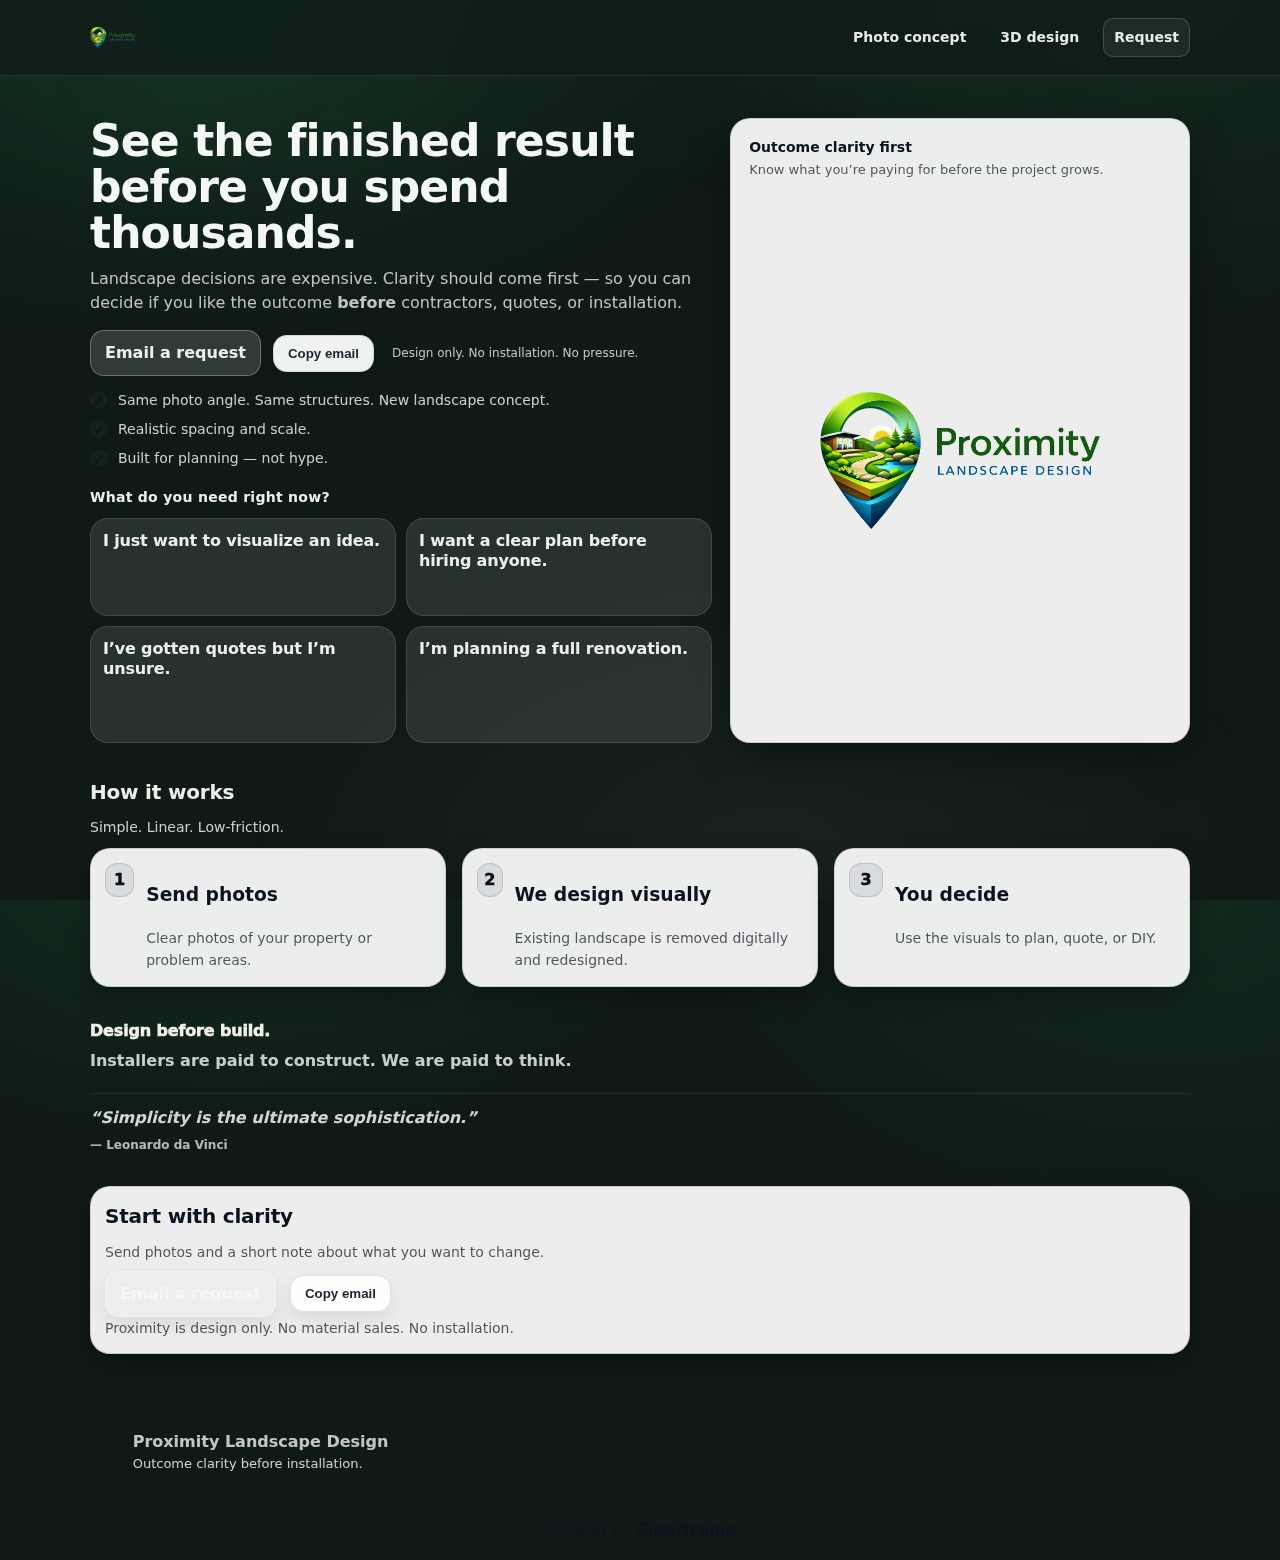
<file: betav2/index.html>
<!doctype html>
<html lang="en">
<head>
  <script defer src="https://cloud.umami.is/script.js"
        data-website-id="bf308f80-b85b-4bda-9c06-0210d4922859"></script>
  <meta charset="utf-8" />
  <meta name="viewport" content="width=device-width, initial-scale=1" />

  <!-- Primary SEO -->
  <title>Proximity Landscape Design | Remote Landscape Concept Visuals</title>
  <meta name="description" content="Proximity creates realistic landscape concept visuals from your real property photos—same angle, same structures—so you can see the outcome before contractors, quotes, or installation. Design only. No installation." />
  <link rel="canonical" href="https://clearframeworks.org/proximity/" />
  <meta name="robots" content="index,follow,max-image-preview:large" />

  <!-- Open Graph (Facebook link preview) -->
  <meta property="og:title" content="Proximity Landscape Design" />
  <meta property="og:description" content="Realistic landscape concept visuals from your real property photo—see the outcome before you spend." />
  <meta property="og:type" content="website" />
  <meta property="og:url" content="https://clearframeworks.org/proximity/" />

  <!-- Keep this path stable; change the filename (not query params) when you truly need to refresh caches -->
  <meta property="og:image" content="https://clearframeworks.org/proximity/assets/og-proximity.png" />
  <meta property="og:image:secure_url" content="https://clearframeworks.org/proximity/assets/og-proximity.png" />
  <meta property="og:image:type" content="image/png" />
  <meta property="og:image:width" content="1200" />
  <meta property="og:image:height" content="630" />

  <!-- Twitter/X -->
  <meta name="twitter:card" content="summary_large_image" />
  <meta name="twitter:title" content="Proximity Landscape Design" />
  <meta name="twitter:description" content="See the finished landscape result before you spend. Same photo angle. Same structures. New landscape concept." />
  <meta name="twitter:image" content="https://clearframeworks.org/proximity/assets/og-proximity.png" />

  <!-- Schema -->
  <script type="application/ld+json">
  {
    "@context": "https://schema.org",
    "@type": "ProfessionalService",
    "name": "Proximity Landscape Design",
    "url": "https://clearframeworks.org/proximity/",
    "description": "Remote, photo-based landscape concept visuals using the client's real property image. Same camera angle and structures; landscape elements changed only. Design only—no installation.",
    "areaServed": "US",
    "email": "michaelpaynotta@clearframeworks.org",
    "brand": { "@type": "Brand", "name": "Proximity Landscape Design" },
    "offers": {
      "@type": "Offer",
      "category": "Landscape design visualization",
      "availability": "https://schema.org/InStock"
    }
  }
  </script>

  <!-- bump this when you change assets -->
  <link rel="stylesheet" href="./styles.css?v=9" />
</head>

<body>



<header class="site-header">
  <div class="wrap header-inner">
    <a class="brand" href="/proximity/" aria-label="Proximity home">
      <img class="brand-mark"
           src="./assets/proximity-wordmark.png?v=9"
           alt="Proximity Landscape Design wordmark"
           decoding="async" />
    </a>

    <nav class="nav" aria-label="Primary">
      <a href="/proximity/photo/">Photo concept</a>
      <a href="/proximity/3d/">3D design</a>
      <a class="pill" href="/proximity/#start">Request</a>
    </nav>
  </div>
</header>

<main class="page">
  <!-- HERO -->
  <section class="hero">
    <div class="wrap hero-inner">
      <div class="hero-copy">
        <h1>See the finished result before you spend thousands.</h1>

        <p class="lead">
          Landscape decisions are expensive.
          Clarity should come first — so you can decide if you like the outcome <strong>before</strong> contractors, quotes, or installation.
        </p>

        <div class="hero-actions">
          <a class="btn primary"
             href="mailto:michaelpaynotta@clearframeworks.org?subject=Proximity%20Landscape%20Design%20Request">
            Email a request
          </a>

          <button class="btn" type="button" id="copyEmailBtn">
            Copy email
          </button>

          <span class="micro" id="copyHint" aria-live="polite">Design only. No installation. No pressure.</span>
        </div>

        <ul class="checks">
          <li>Same photo angle. Same structures. New landscape concept.</li>
          <li>Realistic spacing and scale.</li>
          <li>Built for planning — not hype.</li>
        </ul>

        <!-- SMART ROUTING -->
        <div class="intent">
          <h2 class="intent-title">What do you need right now?</h2>

          <div class="intent-grid">
            <a class="intent-card" href="/proximity/photo/">
              <div class="intent-top">I just want to visualize an idea.</div>
              <div class="intent-pop">Fast concept visual from your real photo.</div>
            </a>

            <a class="intent-card" href="/proximity/3d/">
              <div class="intent-top">I want a clear plan before hiring anyone.</div>
              <div class="intent-pop">Layout decisions first — then quotes.</div>
            </a>

            <a class="intent-card" href="/proximity/#start">
              <div class="intent-top">I’ve gotten quotes but I’m unsure.</div>
              <div class="intent-pop">Sanity-check the outcome before you commit.</div>
            </a>

            <a class="intent-card" href="/proximity/photo/#examples">
              <div class="intent-top">I’m planning a full renovation.</div>
              <div class="intent-pop">See what “finished” can look like.</div>
            </a>
          </div>
        </div>

      </div>

      <aside class="hero-card card-shell" aria-label="Outcome clarity first">
        <div class="hero-card-top">
          <div>
            <div class="hero-card-title">Outcome clarity first</div>
            <div class="hero-card-sub">Know what you’re paying for before the project grows.</div>
          </div>
        </div>

        <!-- Hero card logo (match Clearframe sizing/placement) -->
        <div class="hero-logo-center" aria-hidden="true">
          <img src="./assets/proximity-wordmark.png?v=9" alt="" decoding="async" />
        </div>
      </aside>
    </div>
  </section>

  <!-- HOW -->
  <section class="section" id="how">
    <div class="wrap">
      <div class="section-head">
        <h2>How it works</h2>
        <p class="muted">Simple. Linear. Low-friction.</p>
      </div>

      <div class="steps">
        <div class="card step">
          <div class="step-num">1</div>
          <div>
            <h3>Send photos</h3>
            <p>Clear photos of your property or problem areas.</p>
          </div>
        </div>

        <div class="card step">
          <div class="step-num">2</div>
          <div>
            <h3>We design visually</h3>
            <p>Existing landscape is removed digitally and redesigned.</p>
          </div>
        </div>

        <div class="card step">
          <div class="step-num">3</div>
          <div>
            <h3>You decide</h3>
            <p>Use the visuals to plan, quote, or DIY.</p>
          </div>
        </div>
      </div>
    </div>
  </section>
  <!-- AUTHORITY -->
  <section class="section section--thin">
    <div class="wrap authority">
      <div class="authority-line">Design before build.</div>
      <div class="authority-sub">Installers are paid to construct. We are paid to think.</div>
    </div>
  </section>

  <!-- QUOTE -->
  <section class="section section--thin">
    <div class="wrap quote">
      <div class="quote-text">“Simplicity is the ultimate sophistication.”</div>
      <div class="quote-attrib">— Leonardo da Vinci</div>
    </div>
  </section>


  <!-- CTA -->
  <section class="section" id="start">
    <div class="wrap">
      <div class="card start">
        <h2>Start with clarity</h2>
        <p class="muted">Send photos and a short note about what you want to change.</p>

        <div class="start-actions">
          <a class="btn primary"
             href="mailto:michaelpaynotta@clearframeworks.org?subject=Proximity%20Landscape%20Design%20Request">
            Email a request
          </a>
          <button class="btn" type="button" id="copyEmailBtn2">Copy email</button>
        </div>

        <p class="small">Proximity is design only. No material sales. No installation.</p>
      </div>
    </div>
  </section>
</main>

<footer class="footer">
  <div class="wrap footer-inner">
    <div class="footer-left">
      <img src="./assets/proximity-icon.png?v=9" class="footer-icon" alt="" decoding="async" />
      <div>
        <div class="footer-title">Proximity Landscape Design</div>
        <div class="footer-sub">Outcome clarity before installation.</div>
      </div>
    </div>
  </div>
</footer>

<script>
  (function () {
    const email = "michaelpaynotta@clearframeworks.org";

    async function copyEmail() {
      try { await navigator.clipboard.writeText(email); return true; }
      catch (e) { return false; }
    }

    const b1 = document.getElementById("copyEmailBtn");
    const b2 = document.getElementById("copyEmailBtn2");
    const hint = document.getElementById("copyHint");

    if (b1) b1.addEventListener("click", async () => {
      const ok = await copyEmail();
      if (ok && hint) {
        hint.textContent = "Copied to clipboard.";
        setTimeout(() => hint.textContent = "Design only. No installation. No pressure.", 1400);
      } else {
        window.location.href = "mailto:" + email + "?subject=Proximity%20Landscape%20Design%20Request";
      }
    });

    if (b2) b2.addEventListener("click", async () => {
      const ok = await copyEmail();
      if (ok) {
        b2.textContent = "Copied";
        setTimeout(() => b2.textContent = "Copy email", 1200);
      } else {
        window.location.href = "mailto:" + email + "?subject=Proximity%20Landscape%20Design%20Request";
      }
    });
  })();
</script>

<footer style="border-top:1px solid rgba(0,0,0,0.10);padding:18px 16px;text-align:center;color:rgba(11,19,32,0.70);font-family:system-ui,-apple-system,Segoe UI,Roboto,Helvetica,Arial;">
  Created by <a href="/" style="color:#0b1320;text-decoration:none;font-weight:800;">Clearframe</a>
</footer>

</body>
</html>
</file>
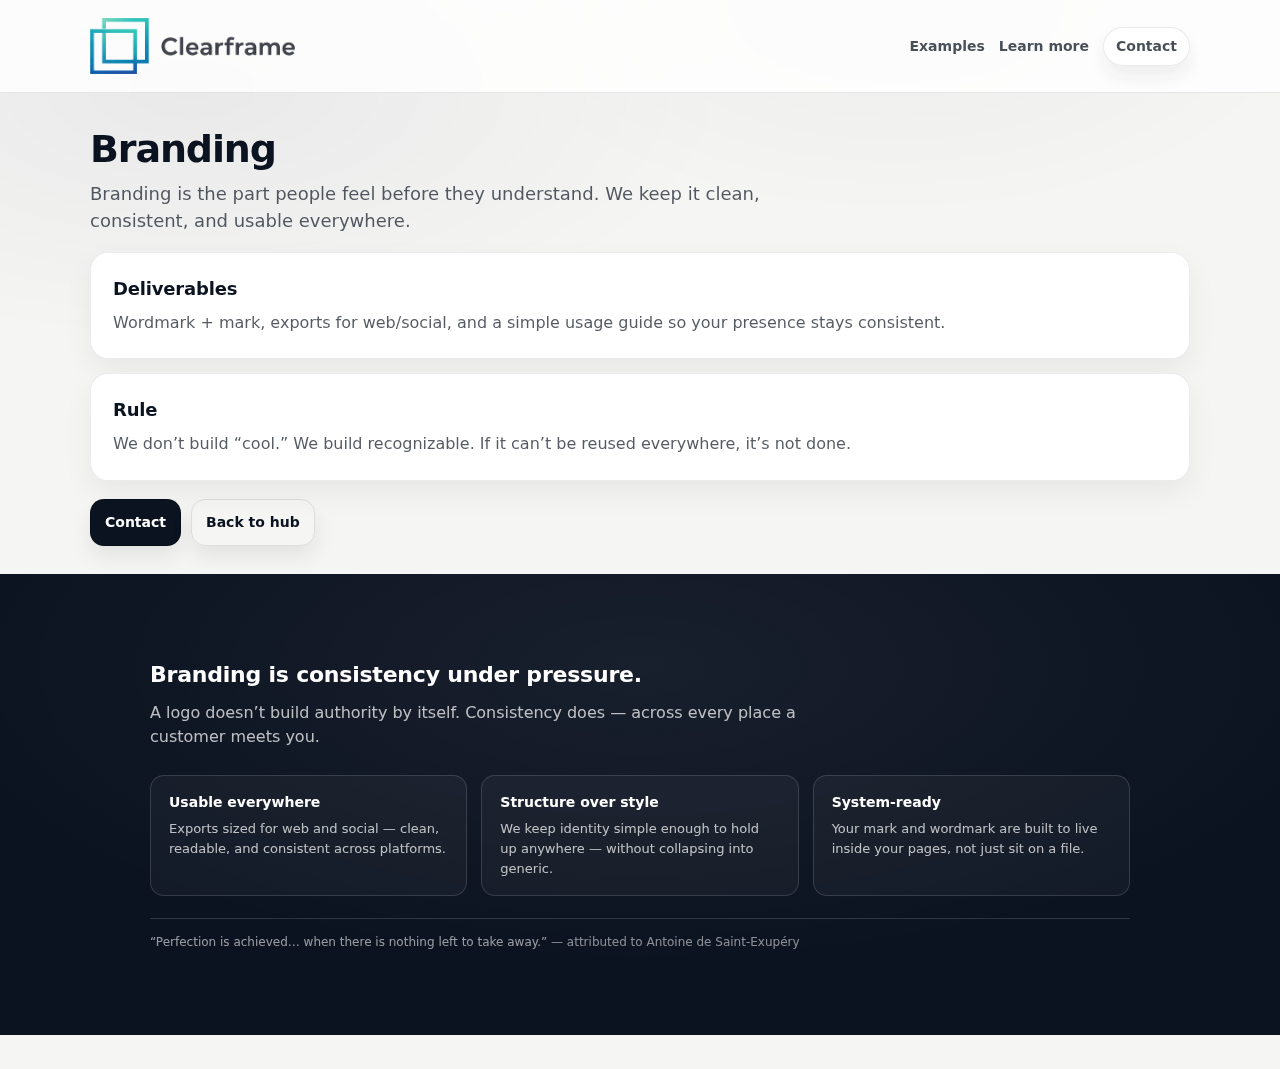
<file: branding/index.html>
<!doctype html>
<html lang="en">
<head>
  <meta charset="utf-8" />
  <meta name="viewport" content="width=device-width, initial-scale=1" />

  <title>Branding | Clearframe</title>
  <meta name="description" content="Branding assets that create a consistent presence: wordmarks, marks, and clean usage." />
  <link rel="canonical" href="https://clearframeworks.org/branding/" />

  <meta property="og:type" content="website" />
  <meta property="og:site_name" content="Clearframe" />
  <meta property="og:title" content="Branding | Clearframe" />
  <meta property="og:description" content="Branding assets that create a consistent presence: wordmarks, marks, and clean usage." />
  <meta property="og:url" content="https://clearframeworks.org/branding/" />
  <meta property="og:image" content="https://clearframeworks.org/assets/img/og-clearframe.png" />

  <meta name="twitter:card" content="summary_large_image" />
  <meta name="twitter:title" content="Branding | Clearframe" />
  <meta name="twitter:description" content="Branding assets that create a consistent presence: wordmarks, marks, and clean usage." />
  <meta name="twitter:image" content="https://clearframeworks.org/assets/img/og-clearframe.png" />

  <script defer src="https://cloud.umami.is/script.js" data-website-id="bf308f80-b85b-4bda-9c06-0210d4922859"></script>

  <link rel="stylesheet" href="/css/styles.css?v=23" />
</head>
<body>
<header class="site-header">
  <div class="wrap header-inner">
    <a class="brand" href="/" aria-label="Clearframe home">
      <img class="brand-mark" src="/assets/img/clearframe-logo.svg" alt="Clearframe" />
    </a>

    <nav class="nav">
      <a href="/examples/">Examples</a>
      <a href="/learn/">Learn more</a>
      <a class="nav-cta" href="#contact">Contact</a>
    </nav>
  </div>
</header>
<main class="page">
  <section class="section">
    <div class="wrap">
      <h1 class="page-title">Branding</h1>
      <p class="lead muted">Branding is the part people feel before they understand. We keep it clean, consistent, and usable everywhere.</p>

      <div class="content-stack">
        <div class="info-card">
  <h2>Deliverables</h2>
  <p>Wordmark + mark, exports for web/social, and a simple usage guide so your presence stays consistent.</p>
</div>
<div class="info-card">
  <h2>Rule</h2>
  <p>We don’t build “cool.” We build recognizable. If it can’t be reused everywhere, it’s not done.</p>
</div>
      </div>

      <div class="page-actions">
        <a class="btn primary" href="/#contact">Contact</a>
        <a class="btn ghost" href="/">Back to hub</a>
      </div>
    </div>
  </section>

  <section class="cf-offer-band" aria-label="What makes Branding different">
    <div class="wrap">
      <h2 class="cf-offer-title">Branding is consistency under pressure.</h2>
      <p class="cf-offer-sub">A logo doesn’t build authority by itself. Consistency does — across every place a customer meets you.</p>

      <div class="cf-offer-cards">
        <div class="cf-offer-card">
          <h3>Usable everywhere</h3>
          <p>Exports sized for web and social — clean, readable, and consistent across platforms.</p>
        </div>
        <div class="cf-offer-card">
          <h3>Structure over style</h3>
          <p>We keep identity simple enough to hold up anywhere — without collapsing into generic.</p>
        </div>
        <div class="cf-offer-card">
          <h3>System-ready</h3>
          <p>Your mark and wordmark are built to live inside your pages, not just sit on a file.</p>
        </div>
      </div>

      <div class="cf-offer-quote">“Perfection is achieved… when there is nothing left to take away.” <span>— attributed to Antoine de Saint‑Exupéry</span></div>
    </div>
  </section>
</main>
</body>
</html>
</file>
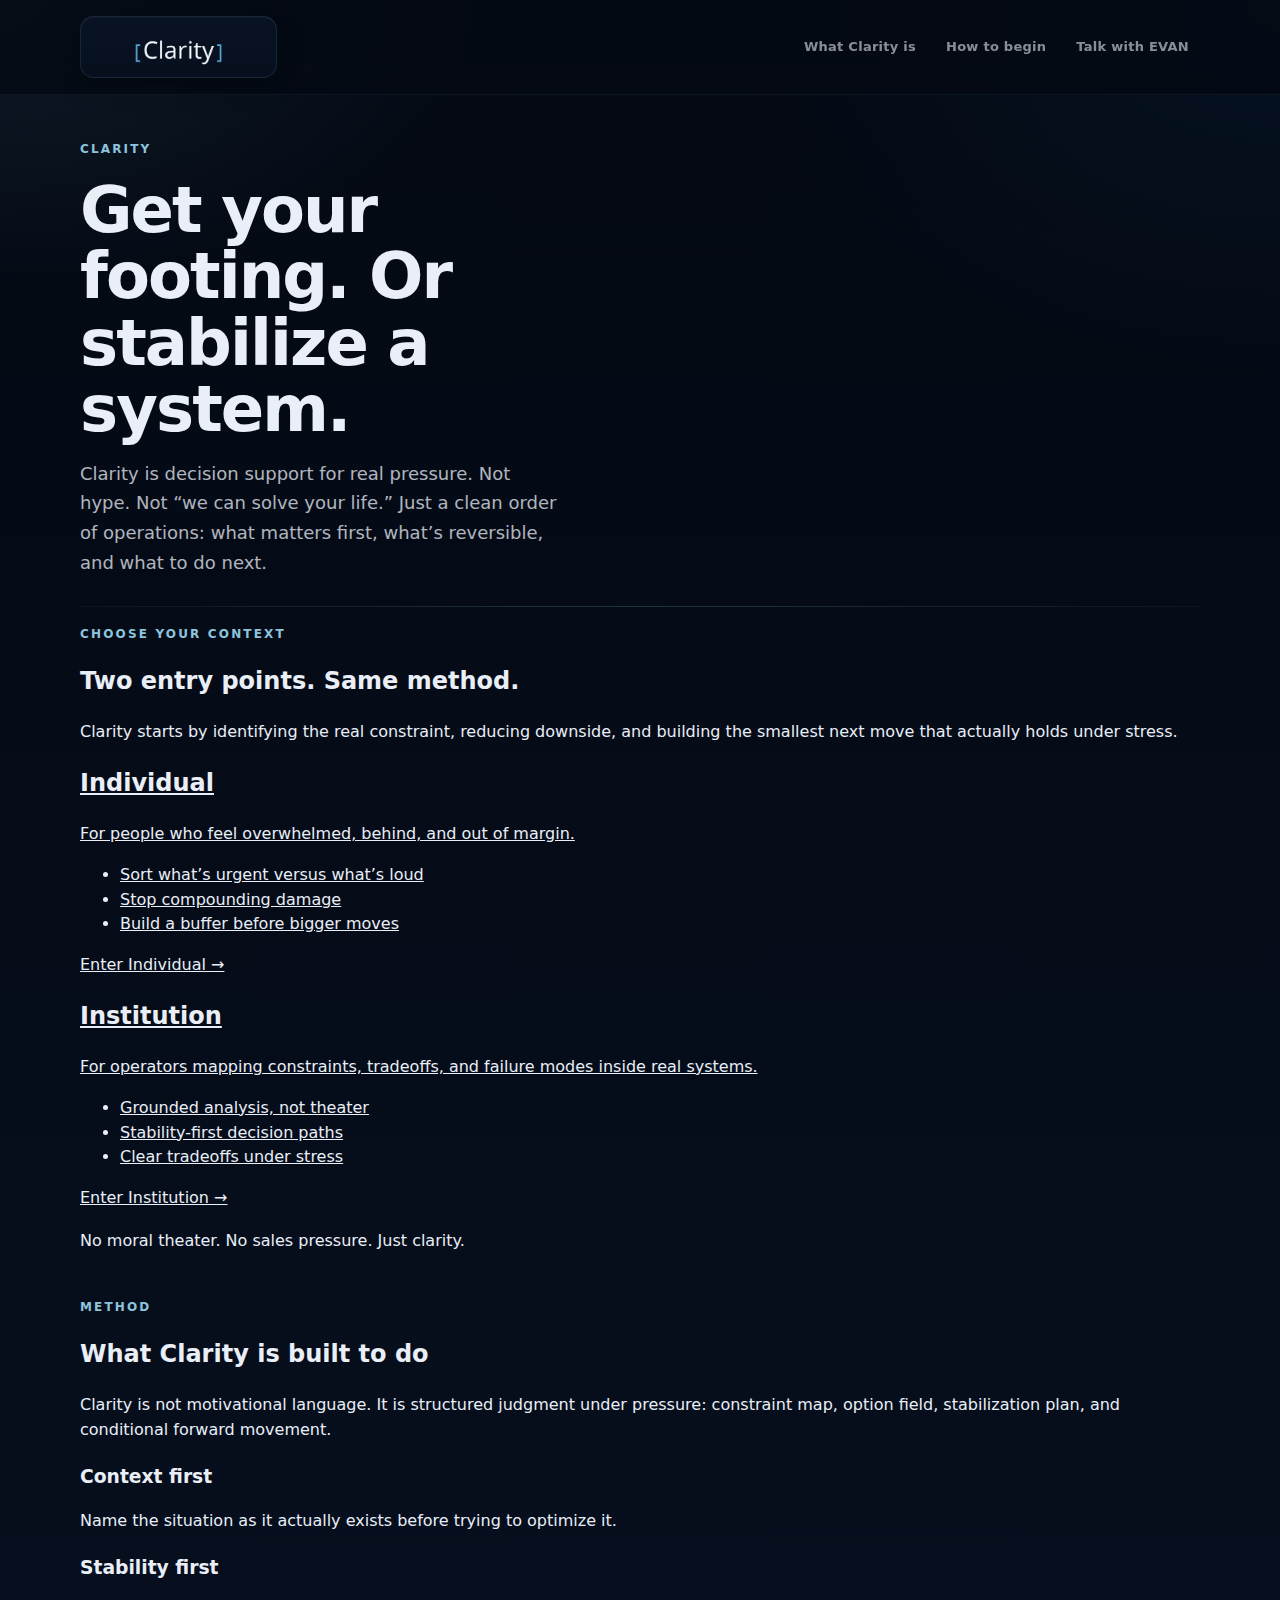
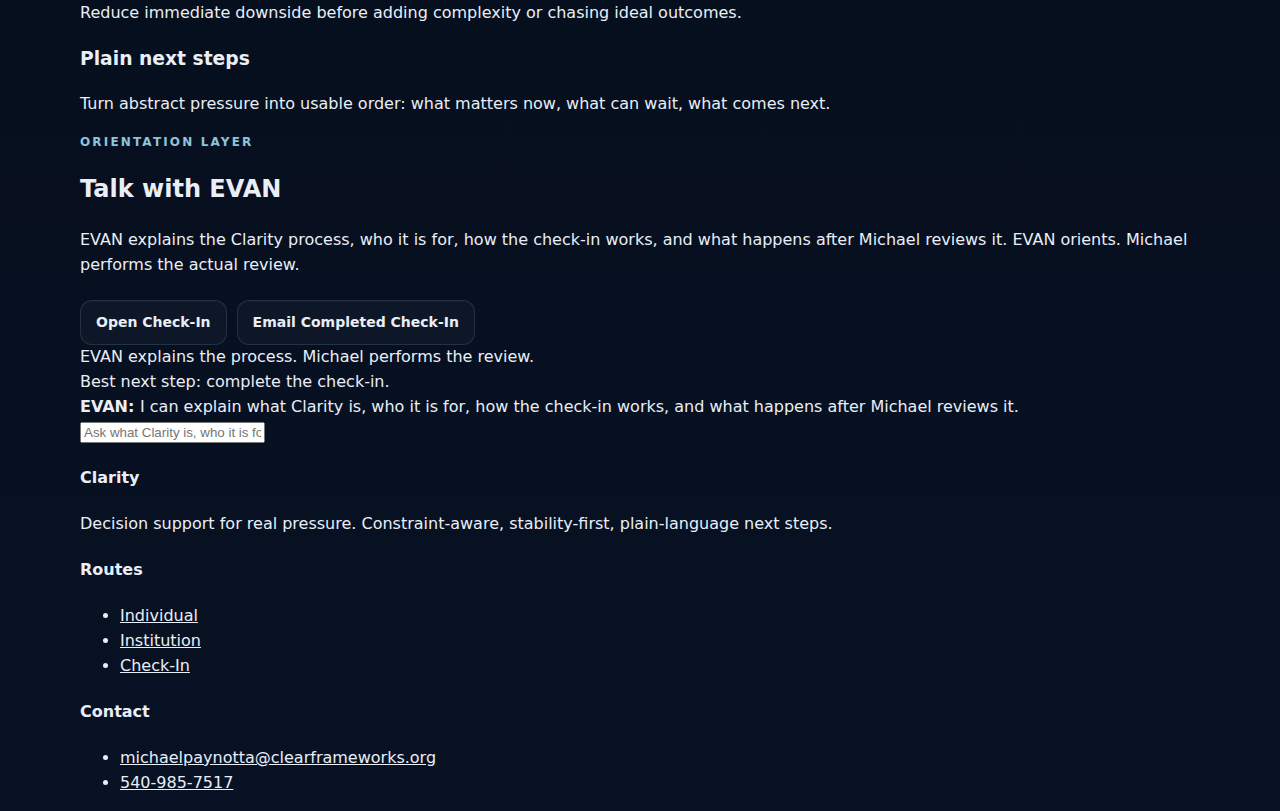
<file: clarity/index.html>
<!doctype html>
<html lang="en">
<head>
  <meta charset="utf-8" />
  <meta name="viewport" content="width=device-width, initial-scale=1" />
  <title>Clarity | Choose your context</title>
  <meta name="description" content="Clarity helps people understand their situation clearly under real pressure and begin with the right next step." />
  <link rel="canonical" href="https://clearframeworks.org/clarity/" />
  <meta name="robots" content="index,follow,max-image-preview:large" />
  <meta property="og:title" content="Clarity" />
  <meta property="og:description" content="Understand what Clarity is, who it is for, and how to begin." />
  <meta property="og:type" content="website" />
  <meta property="og:url" content="https://clearframeworks.org/clarity/" />
  <meta property="og:image" content="https://clearframeworks.org/clarity/assets/og-clarity.png" />
  <meta name="twitter:card" content="summary_large_image" />
  <meta name="twitter:title" content="Clarity" />
  <meta name="twitter:description" content="Understand what Clarity is, who it is for, and how to begin." />
  <meta name="twitter:image" content="https://clearframeworks.org/clarity/assets/og-clarity.png" />
  <link rel="stylesheet" href="/clarity/assets/clarity.css?v=4" />
</head>
<body>
  <header class="site-header">
    <div class="wrap header-inner">
      <a class="brand" href="/clarity/" aria-label="Clarity home">
        <img class="brand-mark brand-mark--home" src="/clarity/assets/clarity-wordmark-site.png" alt="Clarity" decoding="async" />
      </a>
      <nav class="nav" aria-label="Primary navigation">
        <a href="#what">What Clarity is</a>
        <a href="#path">How to begin</a>
        <a href="#evan">Talk with EVAN</a>
      </nav>
    </div>
  </header>

  <main>
    <section class="hero">
      <div class="wrap">
        <div class="hero-copy">
          <div class="kicker">Clarity</div>
          <h1>Get your footing. Or stabilize a system.</h1>
          <p class="lead">Clarity is decision support for real pressure. Not hype. Not “we can solve your life.” Just a clean order of operations: what matters first, what’s reversible, and what to do next.</p>
        </div>
        <div class="rule"></div>
        <div class="section-head align-start" id="path">
          <div>
            <div class="kicker">Choose your context</div>
            <h2>Two entry points. Same method.</h2>
          </div>
          <p>Clarity starts by identifying the real constraint, reducing downside, and building the smallest next move that actually holds under stress.</p>
        </div>

        <section class="grid" aria-label="Clarity routing">
          <a class="card" href="/clarity/individual/">
            <h2 class="title">Individual</h2>
            <p class="sub">For people who feel overwhelmed, behind, and out of margin.</p>
            <ul>
              <li>Sort what’s urgent versus what’s loud</li>
              <li>Stop compounding damage</li>
              <li>Build a buffer before bigger moves</li>
            </ul>
            <span class="cta">Enter Individual →</span>
          </a>
          <a class="card" href="/clarity/institution/">
            <h2 class="title">Institution</h2>
            <p class="sub">For operators mapping constraints, tradeoffs, and failure modes inside real systems.</p>
            <ul>
              <li>Grounded analysis, not theater</li>
              <li>Stability-first decision paths</li>
              <li>Clear tradeoffs under stress</li>
            </ul>
            <span class="cta">Enter Institution →</span>
          </a>
        </section>

        <p class="note" style="margin-top:18px;">No moral theater. No sales pressure. Just clarity.</p>
      </div>
    </section>

    <section class="section" id="what">
      <div class="wrap">
        <div class="section-head align-start">
          <div>
            <div class="kicker">Method</div>
            <h2>What Clarity is built to do</h2>
          </div>
          <p>Clarity is not motivational language. It is structured judgment under pressure: constraint map, option field, stabilization plan, and conditional forward movement.</p>
        </div>
        <div class="info-grid">
          <div class="info-card"><h3>Context first</h3><p>Name the situation as it actually exists before trying to optimize it.</p></div>
          <div class="info-card"><h3>Stability first</h3><p>Reduce immediate downside before adding complexity or chasing ideal outcomes.</p></div>
          <div class="info-card"><h3>Plain next steps</h3><p>Turn abstract pressure into usable order: what matters now, what can wait, what comes next.</p></div>
        </div>
      </div>
    </section>

    <section class="section">
      <div class="wrap">
        <section id="evan" class="evan panel" aria-label="Talk with EVAN">
          <div class="evan-head">
            <div>
              <div class="kicker">Orientation layer</div>
              <h2>Talk with EVAN</h2>
              <p>EVAN explains the Clarity process, who it is for, how the check-in works, and what happens after Michael reviews it. EVAN orients. Michael performs the actual review.</p>
            </div>
            <div class="head-actions">
              <a class="mini-btn" href="/clarity/assets/clarity-checkin.png" target="_blank" rel="noopener">Open Check-In</a>
              <a class="mini-btn" href="mailto:michaelpaynotta@clearframeworks.org?subject=Clarity%20Check-In">Email Completed Check-In</a>
            </div>
          </div>
          <div class="status-row">
            <div class="pill" id="memory-pill">EVAN explains the process. Michael performs the review.</div>
            <div class="pill" id="usage-pill">Best next step: complete the check-in.</div>
          </div>
          <div id="chat-window"></div>
          <input id="chat-input" type="text" placeholder="Ask what Clarity is, who it is for, or how to begin..." />
        </section>
      </div>
    </section>
  </main>

  <footer class="footer">
    <div class="wrap footer-grid">
      <div>
        <h4>Clarity</h4>
        <p>Decision support for real pressure. Constraint-aware, stability-first, plain-language next steps.</p>
      </div>
      <div>
        <h4>Routes</h4>
        <ul>
          <li><a href="/clarity/individual/">Individual</a></li>
          <li><a href="/clarity/institution/">Institution</a></li>
          <li><a href="/clarity/assets/clarity-checkin.png" target="_blank" rel="noopener">Check-In</a></li>
        </ul>
      </div>
      <div>
        <h4>Contact</h4>
        <ul>
          <li><a href="mailto:michaelpaynotta@clearframeworks.org?subject=Clarity%20Check-In">michaelpaynotta@clearframeworks.org</a></li>
          <li><a href="tel:+15409857517">540-985-7517</a></li>
        </ul>
      </div>
    </div>
  </footer>

  <script>
    const input = document.getElementById("chat-input");
    const windowBox = document.getElementById("chat-window");
    function addMessage(sender, text) {
      const msg = document.createElement("div");
      msg.className = "chat-message";
      const strong = document.createElement("strong");
      strong.textContent = `${sender}: `;
      const body = document.createElement("span");
      body.textContent = text;
      msg.appendChild(strong);
      msg.appendChild(body);
      windowBox.appendChild(msg);
      windowBox.scrollTop = windowBox.scrollHeight;
    }
    async function sendMessage(text) {
      const typing = document.createElement("div");
      typing.className = "chat-status";
      typing.textContent = "EVAN is thinking...";
      windowBox.appendChild(typing);
      windowBox.scrollTop = windowBox.scrollHeight;
      try {
        const res = await fetch("/api/evan", { method: "POST", headers: { "Content-Type": "application/json" }, body: JSON.stringify({ message: text }) });
        const data = await res.json();
        typing.remove();
        if (!res.ok) { addMessage("EVAN", data.error || "Server error. Please try again."); return; }
        addMessage("EVAN", data.reply);
      } catch (err) {
        typing.remove();
        addMessage("EVAN", "Connection error. Please try again.");
      }
    }
    if (input && windowBox) {
      input.addEventListener("keydown", function (e) {
        if (e.key === "Enter" && !e.shiftKey) {
          e.preventDefault();
          const text = input.value.trim();
          if (!text) return;
          addMessage("You", text);
          input.value = "";
          sendMessage(text);
        }
      });
    }
    addMessage("EVAN", "I can explain what Clarity is, who it is for, how the check-in works, and what happens after Michael reviews it.");
  </script>
</body>
</html>
</file>
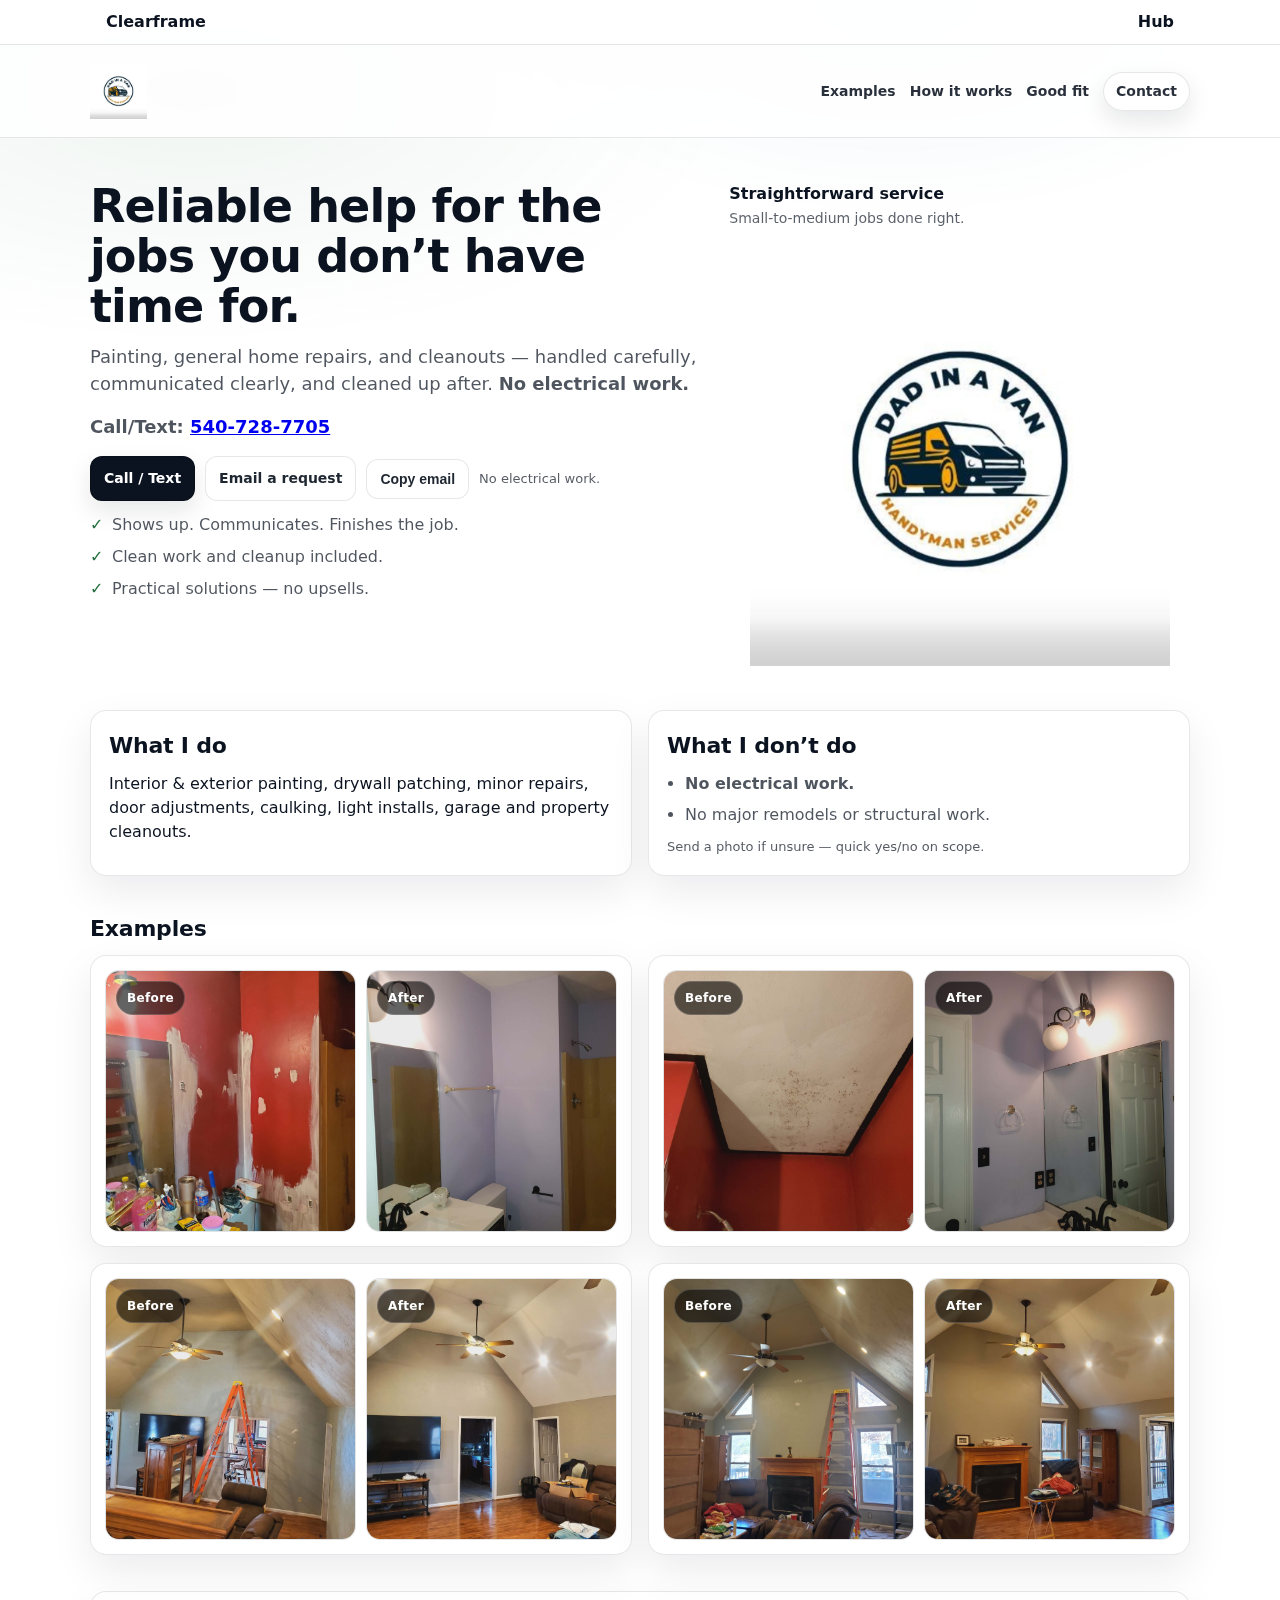
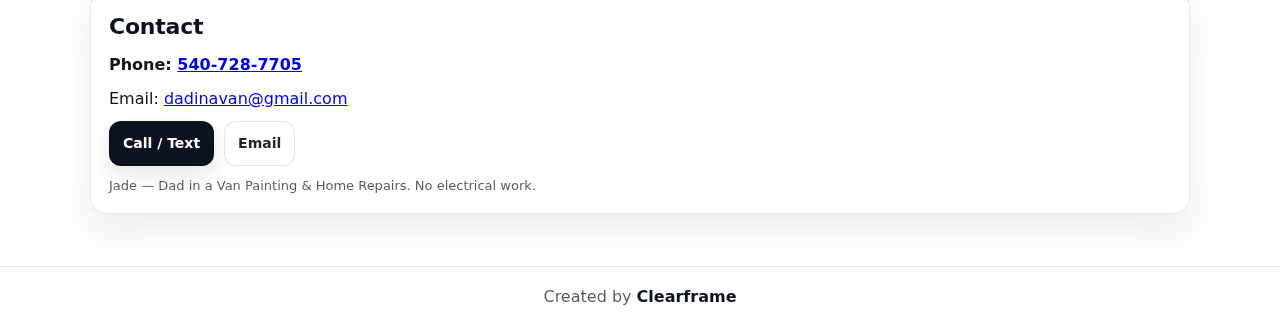
<file: dadinavan/index.html>
<!doctype html>
<html lang="en">
<head>
  <meta charset="utf-8" />
  <meta name="viewport" content="width=device-width, initial-scale=1" />

  <title>Dad in a Van | Painting & Home Repairs</title>
  <meta name="description" content="Painting, home repairs, and cleanouts. No electrical work. Call/Text: 540-728-7705" />

  <!-- Open Graph (Facebook Preview) -->
  <meta property="og:title" content="Dad in a Van | Painting • Home Repairs • Cleanouts" />
  <meta property="og:description" content="Reliable painting, repairs, and cleanouts. No electrical work. Call/Text: 540-728-7705" />
  <meta property="og:type" content="website" />
  <meta property="og:url" content="https://eliasmarrow.org/dad-in-a-van/" />
  <meta property="og:image" content="https://eliasmarrow.org/dad-in-a-van/assets/og-dad-in-a-van.png?v=1" />
  <meta property="og:image:width" content="1200" />
  <meta property="og:image:height" content="630" />
  <meta name="twitter:card" content="summary_large_image" />

  <link rel="stylesheet" href="./styles.css?v=4" />
</head>

<body>
  
<header style="position:sticky;top:0;z-index:999;background:rgba(255,255,255,0.92);backdrop-filter:blur(10px);border-bottom:1px solid rgba(0,0,0,0.10);">
  <div style="max-width:1100px;margin:0 auto;padding:10px 16px;display:flex;align-items:center;justify-content:space-between;font-family:system-ui,-apple-system,Segoe UI,Roboto,Helvetica,Arial;">
    <a href="/" style="color:#0b1320;text-decoration:none;font-weight:700;">Clearframe</a>
    <div style="display:flex;gap:14px;">
      <a href="/examples/" style="color:#0b1320;text-decoration:none;font-weight:600;">Hub</a>
    </div>
  </div>
</header>
<header class="site-header">
    <div class="wrap header-inner">
      <a class="brand" href="./" aria-label="Dad in a Van home">
        <img class="brand-mark"
             src="./assets/dad-in-a-van-logo.jpg?v=3"
             alt="Dad in a Van Logo" />
      </a>

      <nav class="nav">
        <a href="#examples">Examples</a>
        <a href="#how">How it works</a>
        <a href="#fit">Good fit</a>
        <a class="nav-cta" href="#start">Contact</a>
      </nav>
    </div>
  </header>

  <main class="page">

    <!-- HERO -->
    <section class="hero">
      <div class="wrap hero-inner">
        <div class="hero-copy">
          <h1>Reliable help for the jobs you don’t have time for.</h1>

          <p class="lead">
            Painting, general home repairs, and cleanouts —
            handled carefully, communicated clearly, and cleaned up after.
            <strong>No electrical work.</strong>
          </p>

          <p class="lead" style="font-weight:600;">
            Call/Text: <a href="tel:5407287705">540-728-7705</a>
          </p>

          <div class="hero-actions">
            <a class="btn primary" href="tel:5407287705">
              Call / Text
            </a>

            <a class="btn"
               href="mailto:dadinavan@gmail.com?subject=Dad%20in%20a%20Van%20Request">
              Email a request
            </a>

            <button class="btn" type="button" id="copyEmailBtn">
              Copy email
            </button>

            <span class="micro" id="copyHint">
              No electrical work.
            </span>
          </div>

          <ul class="checks">
            <li>Shows up. Communicates. Finishes the job.</li>
            <li>Clean work and cleanup included.</li>
            <li>Practical solutions — no upsells.</li>
          </ul>
        </div>

        <aside class="hero-card">
          <div class="hero-card-top">
            <div>
              <div class="hero-card-title">Straightforward service</div>
              <div class="hero-card-sub">Small-to-medium jobs done right.</div>
            </div>
          </div>

          <div class="hero-logo-center">
            <img src="./assets/dad-in-a-van-logo.jpg?v=3" alt="" />
          </div>
        </aside>
      </div>
    </section>

    <!-- SERVICES -->
    <section class="section">
      <div class="wrap grid-2">
        <div class="card">
          <h2>What I do</h2>
          <p>
            Interior & exterior painting, drywall patching, minor repairs,
            door adjustments, caulking, light installs,
            garage and property cleanouts.
          </p>
        </div>

        <div class="card">
          <h2>What I don’t do</h2>
          <ul class="bullets">
            <li><strong>No electrical work.</strong></li>
            <li>No major remodels or structural work.</li>
          </ul>
          <p class="small">Send a photo if unsure — quick yes/no on scope.</p>
        </div>
      </div>
    </section>

    <!-- EXAMPLES -->
    <section class="section" id="examples">
      <div class="wrap">
        <div class="section-head">
          <h2>Examples</h2>
        </div>

        <div class="examples-grid">

          <!-- A1 -->
          <div class="card example-card">
            <div class="pair">
              <a class="shot shot-link" href="./assets/a1-before.jpg" target="_blank">
                <img src="./assets/a1-before.jpg" alt="">
                <span class="tag">Before</span>
              </a>
              <a class="shot shot-link" href="./assets/a1-after.jpg" target="_blank">
                <img src="./assets/a1-after.jpg" alt="">
                <span class="tag">After</span>
              </a>
            </div>
          </div>

          <!-- A2 -->
          <div class="card example-card">
            <div class="pair">
              <a class="shot shot-link" href="./assets/a2-before.jpg" target="_blank">
                <img src="./assets/a2-before.jpg" alt="">
                <span class="tag">Before</span>
              </a>
              <a class="shot shot-link" href="./assets/a2-after.jpg" target="_blank">
                <img src="./assets/a2-after.jpg" alt="">
                <span class="tag">After</span>
              </a>
            </div>
          </div>

          <!-- B1 -->
          <div class="card example-card">
            <div class="pair">
              <a class="shot shot-link" href="./assets/b1-before.jpg" target="_blank">
                <img src="./assets/b1-before.jpg" alt="">
                <span class="tag">Before</span>
              </a>
              <a class="shot shot-link" href="./assets/b1-after.jpg" target="_blank">
                <img src="./assets/b1-after.jpg" alt="">
                <span class="tag">After</span>
              </a>
            </div>
          </div>

          <!-- B2 -->
          <div class="card example-card">
            <div class="pair">
              <a class="shot shot-link" href="./assets/b2-before.jpg" target="_blank">
                <img src="./assets/b2-before.jpg" alt="">
                <span class="tag">Before</span>
              </a>
              <a class="shot shot-link" href="./assets/b2-after.jpg" target="_blank">
                <img src="./assets/b2-after.jpg" alt="">
                <span class="tag">After</span>
              </a>
            </div>
          </div>

        </div>
      </div>
    </section>

    <!-- CONTACT -->
    <section class="section" id="start">
      <div class="wrap">
        <div class="card start">
          <h2>Contact</h2>

          <p style="font-weight:600;">
            Phone: <a href="tel:5407287705">540-728-7705</a>
          </p>

          <p>Email: <a href="mailto:dadinavan@gmail.com">dadinavan@gmail.com</a></p>

          <div class="start-actions">
            <a class="btn primary" href="tel:5407287705">Call / Text</a>
            <a class="btn" href="mailto:dadinavan@gmail.com">Email</a>
          </div>

          <p class="small">
            Jade — Dad in a Van Painting & Home Repairs. No electrical work.
          </p>
        </div>
      </div>
    </section>

  </main>
<footer style="border-top:1px solid rgba(0,0,0,0.10);padding:18px 16px;text-align:center;color:rgba(11,19,32,0.70);font-family:system-ui,-apple-system,Segoe UI,Roboto,Helvetica,Arial;">Created by <a href="/" style="color:#0b1320;text-decoration:none;font-weight:800;">Clearframe</a></footer>

</body>
</html>
</file>
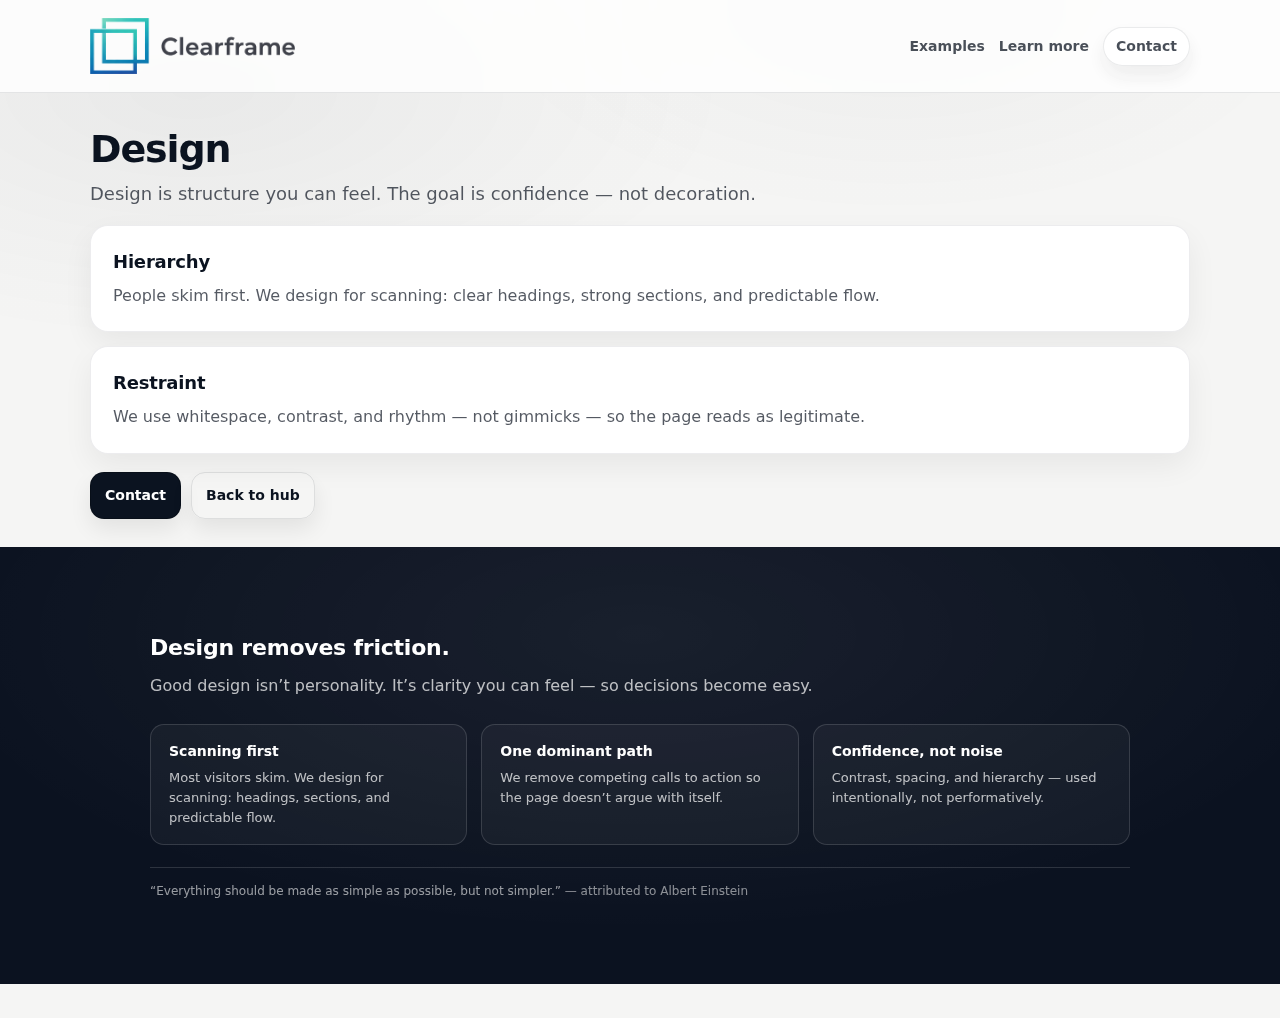
<file: design/index.html>
<!doctype html>
<html lang="en">
<head>
  <meta charset="utf-8" />
  <meta name="viewport" content="width=device-width, initial-scale=1" />

  <title>Design | Clearframe</title>
  <meta name="description" content="Design that builds confidence: hierarchy, spacing, and clarity without noise." />
  <link rel="canonical" href="https://clearframeworks.org/design/" />

  <meta property="og:type" content="website" />
  <meta property="og:site_name" content="Clearframe" />
  <meta property="og:title" content="Design | Clearframe" />
  <meta property="og:description" content="Design that builds confidence: hierarchy, spacing, and clarity without noise." />
  <meta property="og:url" content="https://clearframeworks.org/design/" />
  <meta property="og:image" content="https://clearframeworks.org/assets/img/og-clearframe.png" />

  <meta name="twitter:card" content="summary_large_image" />
  <meta name="twitter:title" content="Design | Clearframe" />
  <meta name="twitter:description" content="Design that builds confidence: hierarchy, spacing, and clarity without noise." />
  <meta name="twitter:image" content="https://clearframeworks.org/assets/img/og-clearframe.png" />

  <script defer src="https://cloud.umami.is/script.js" data-website-id="bf308f80-b85b-4bda-9c06-0210d4922859"></script>

  <link rel="stylesheet" href="/css/styles.css?v=23" />
</head>
<body>
<header class="site-header">
  <div class="wrap header-inner">
    <a class="brand" href="/" aria-label="Clearframe home">
      <img class="brand-mark" src="/assets/img/clearframe-logo.svg" alt="Clearframe" />
    </a>

    <nav class="nav">
      <a href="/examples/">Examples</a>
      <a href="/learn/">Learn more</a>
      <a class="nav-cta" href="#contact">Contact</a>
    </nav>
  </div>
</header>
<main class="page">
  <section class="section">
    <div class="wrap">
      <h1 class="page-title">Design</h1>
      <p class="lead muted">Design is structure you can feel. The goal is confidence — not decoration.</p>

      <div class="content-stack">
        <div class="info-card">
  <h2>Hierarchy</h2>
  <p>People skim first. We design for scanning: clear headings, strong sections, and predictable flow.</p>
</div>
<div class="info-card">
  <h2>Restraint</h2>
  <p>We use whitespace, contrast, and rhythm — not gimmicks — so the page reads as legitimate.</p>
</div>
      </div>

      <div class="page-actions">
        <a class="btn primary" href="/#contact">Contact</a>
        <a class="btn ghost" href="/">Back to hub</a>
      </div>
    </div>
  </section>

  <section class="cf-offer-band" aria-label="What makes Design different">
    <div class="wrap">
      <h2 class="cf-offer-title">Design removes friction.</h2>
      <p class="cf-offer-sub">Good design isn’t personality. It’s clarity you can feel — so decisions become easy.</p>

      <div class="cf-offer-cards">
        <div class="cf-offer-card">
          <h3>Scanning first</h3>
          <p>Most visitors skim. We design for scanning: headings, sections, and predictable flow.</p>
        </div>
        <div class="cf-offer-card">
          <h3>One dominant path</h3>
          <p>We remove competing calls to action so the page doesn’t argue with itself.</p>
        </div>
        <div class="cf-offer-card">
          <h3>Confidence, not noise</h3>
          <p>Contrast, spacing, and hierarchy — used intentionally, not performatively.</p>
        </div>
      </div>

      <div class="cf-offer-quote">“Everything should be made as simple as possible, but not simpler.” <span>— attributed to Albert Einstein</span></div>
    </div>
  </section>
</main>
</body>
</html>
</file>
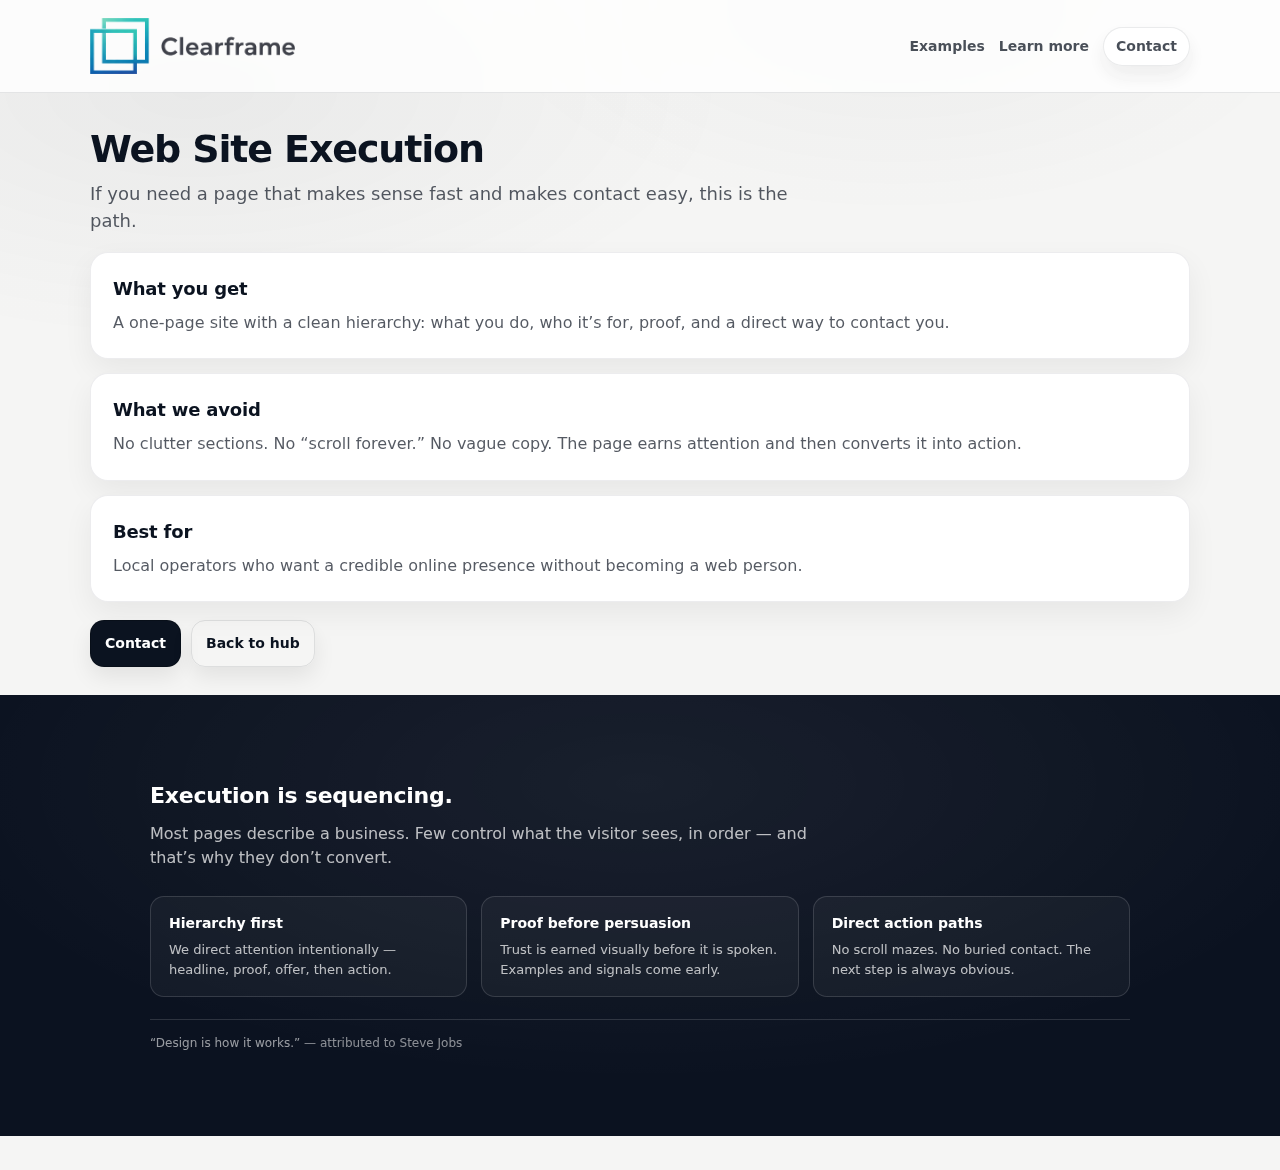
<file: execution/index.html>
<!doctype html>
<html lang="en">
<head>
  <meta charset="utf-8" />
  <meta name="viewport" content="width=device-width, initial-scale=1" />

  <title>Web Site Execution | Clearframe</title>
  <meta name="description" content="Structured one-page execution: clear hierarchy, real proof, and direct contact." />
  <link rel="canonical" href="https://clearframeworks.org/execution/" />

  <meta property="og:type" content="website" />
  <meta property="og:site_name" content="Clearframe" />
  <meta property="og:title" content="Web Site Execution | Clearframe" />
  <meta property="og:description" content="Structured one-page execution: clear hierarchy, real proof, and direct contact." />
  <meta property="og:url" content="https://clearframeworks.org/execution/" />
  <meta property="og:image" content="https://clearframeworks.org/assets/img/og-clearframe.png" />

  <meta name="twitter:card" content="summary_large_image" />
  <meta name="twitter:title" content="Web Site Execution | Clearframe" />
  <meta name="twitter:description" content="Structured one-page execution: clear hierarchy, real proof, and direct contact." />
  <meta name="twitter:image" content="https://clearframeworks.org/assets/img/og-clearframe.png" />

  <script defer src="https://cloud.umami.is/script.js" data-website-id="bf308f80-b85b-4bda-9c06-0210d4922859"></script>

  <link rel="stylesheet" href="/css/styles.css?v=23" />
</head>
<body>
<header class="site-header">
  <div class="wrap header-inner">
    <a class="brand" href="/" aria-label="Clearframe home">
      <img class="brand-mark" src="/assets/img/clearframe-logo.svg" alt="Clearframe" />
    </a>

    <nav class="nav">
      <a href="/examples/">Examples</a>
      <a href="/learn/">Learn more</a>
      <a class="nav-cta" href="/contact">Contact</a>
    </nav>
  </div>
</header>
<main class="page">
  <section class="section">
    <div class="wrap">
      <h1 class="page-title">Web Site Execution</h1>
      <p class="lead muted">If you need a page that makes sense fast and makes contact easy, this is the path.</p>

      <div class="content-stack">
        <div class="info-card">
  <h2>What you get</h2>
  <p>A one-page site with a clean hierarchy: what you do, who it’s for, proof, and a direct way to contact you.</p>
</div>
<div class="info-card">
  <h2>What we avoid</h2>
  <p>No clutter sections. No “scroll forever.” No vague copy. The page earns attention and then converts it into action.</p>
</div>
<div class="info-card">
  <h2>Best for</h2>
  <p>Local operators who want a credible online presence without becoming a web person.</p>
</div>
      </div>

      <div class="page-actions">
        <a class="btn primary" href="/contact">Contact</a>
        <a class="btn ghost" href="/">Back to hub</a>
      </div>
    </div>
  </section>

  <section class="cf-offer-band" aria-label="What makes Execution different">
    <div class="wrap">
      <h2 class="cf-offer-title">Execution is sequencing.</h2>
      <p class="cf-offer-sub">Most pages describe a business. Few control what the visitor sees, in order — and that’s why they don’t convert.</p>

      <div class="cf-offer-cards">
        <div class="cf-offer-card">
          <h3>Hierarchy first</h3>
          <p>We direct attention intentionally — headline, proof, offer, then action.</p>
        </div>
        <div class="cf-offer-card">
          <h3>Proof before persuasion</h3>
          <p>Trust is earned visually before it is spoken. Examples and signals come early.</p>
        </div>
        <div class="cf-offer-card">
          <h3>Direct action paths</h3>
          <p>No scroll mazes. No buried contact. The next step is always obvious.</p>
        </div>
      </div>

      <div class="cf-offer-quote">“Design is how it works.” <span>— attributed to Steve Jobs</span></div>
    </div>
  </section>
</main>
</body>
</html>
</file>
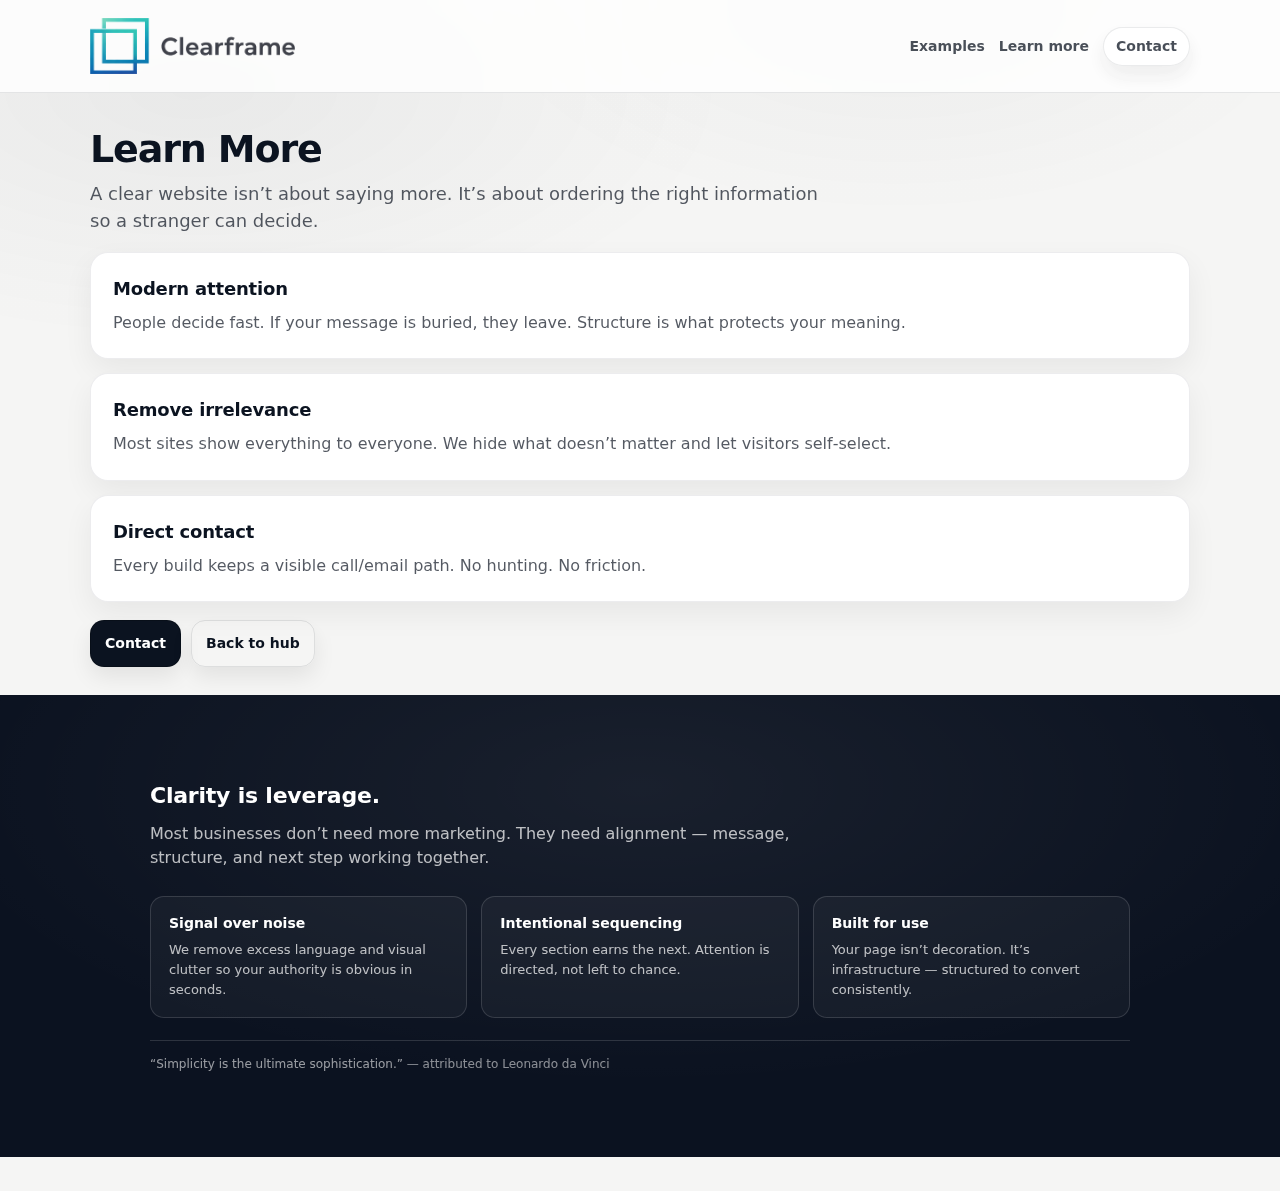
<file: learn/index.html>
<!doctype html>
<html lang="en">
<head>
  <meta charset="utf-8" />
  <meta name="viewport" content="width=device-width, initial-scale=1" />

  <title>Learn More | Clearframe</title>
  <meta name="description" content="How Clearframe thinks about structure, trust, and conversion in modern customer behavior." />
  <link rel="canonical" href="https://clearframeworks.org/learn/" />

  <meta property="og:type" content="website" />
  <meta property="og:site_name" content="Clearframe" />
  <meta property="og:title" content="Learn More | Clearframe" />
  <meta property="og:description" content="How Clearframe thinks about structure, trust, and conversion in modern customer behavior." />
  <meta property="og:url" content="https://clearframeworks.org/learn/" />
  <meta property="og:image" content="https://clearframeworks.org/assets/img/og-clearframe.png" />

  <meta name="twitter:card" content="summary_large_image" />
  <meta name="twitter:title" content="Learn More | Clearframe" />
  <meta name="twitter:description" content="How Clearframe thinks about structure, trust, and conversion in modern customer behavior." />
  <meta name="twitter:image" content="https://clearframeworks.org/assets/img/og-clearframe.png" />

  <script defer src="https://cloud.umami.is/script.js" data-website-id="bf308f80-b85b-4bda-9c06-0210d4922859"></script>

  <link rel="stylesheet" href="/css/styles.css?v=23" />
</head>
<body>
<header class="site-header">
  <div class="wrap header-inner">
    <a class="brand" href="/" aria-label="Clearframe home">
      <img class="brand-mark" src="/assets/img/clearframe-logo.svg" alt="Clearframe" />
    </a>

    <nav class="nav">
      <a href="/examples/">Examples</a>
      <a href="/learn/">Learn more</a>
      <a class="nav-cta" href="/contact">Contact</a>
    </nav>
  </div>
</header>
<main class="page">
  <section class="section">
    <div class="wrap">
      <h1 class="page-title">Learn More</h1>
      <p class="lead muted">A clear website isn’t about saying more. It’s about ordering the right information so a stranger can decide.</p>

      <div class="content-stack">
        <div class="info-card">
  <h2>Modern attention</h2>
  <p>People decide fast. If your message is buried, they leave. Structure is what protects your meaning.</p>
</div>
<div class="info-card">
  <h2>Remove irrelevance</h2>
  <p>Most sites show everything to everyone. We hide what doesn’t matter and let visitors self‑select.</p>
</div>
<div class="info-card">
  <h2>Direct contact</h2>
  <p>Every build keeps a visible call/email path. No hunting. No friction.</p>
</div>
      </div>

      <div class="page-actions">
        <a class="btn primary" href="/contact">Contact</a>
        <a class="btn ghost" href="/">Back to hub</a>
      </div>
    </div>
  </section>
  <section class="cf-offer-band" aria-label="Clearframe philosophy">
  <div class="wrap">
    <h2 class="cf-offer-title">Clarity is leverage.</h2>
    <p class="cf-offer-sub">
      Most businesses don’t need more marketing. They need alignment —
      message, structure, and next step working together.
    </p>

    <div class="cf-offer-cards">
      <div class="cf-offer-card">
        <h3>Signal over noise</h3>
        <p>
          We remove excess language and visual clutter so your authority
          is obvious in seconds.
        </p>
      </div>

      <div class="cf-offer-card">
        <h3>Intentional sequencing</h3>
        <p>
          Every section earns the next. Attention is directed, not left
          to chance.
        </p>
      </div>

      <div class="cf-offer-card">
        <h3>Built for use</h3>
        <p>
          Your page isn’t decoration. It’s infrastructure —
          structured to convert consistently.
        </p>
      </div>
    </div>

    <div class="cf-offer-quote">
      “Simplicity is the ultimate sophistication.”
      <span>— attributed to Leonardo da Vinci</span>
    </div>
  </div>
</section>
</main>
</body>
</html>
</file>
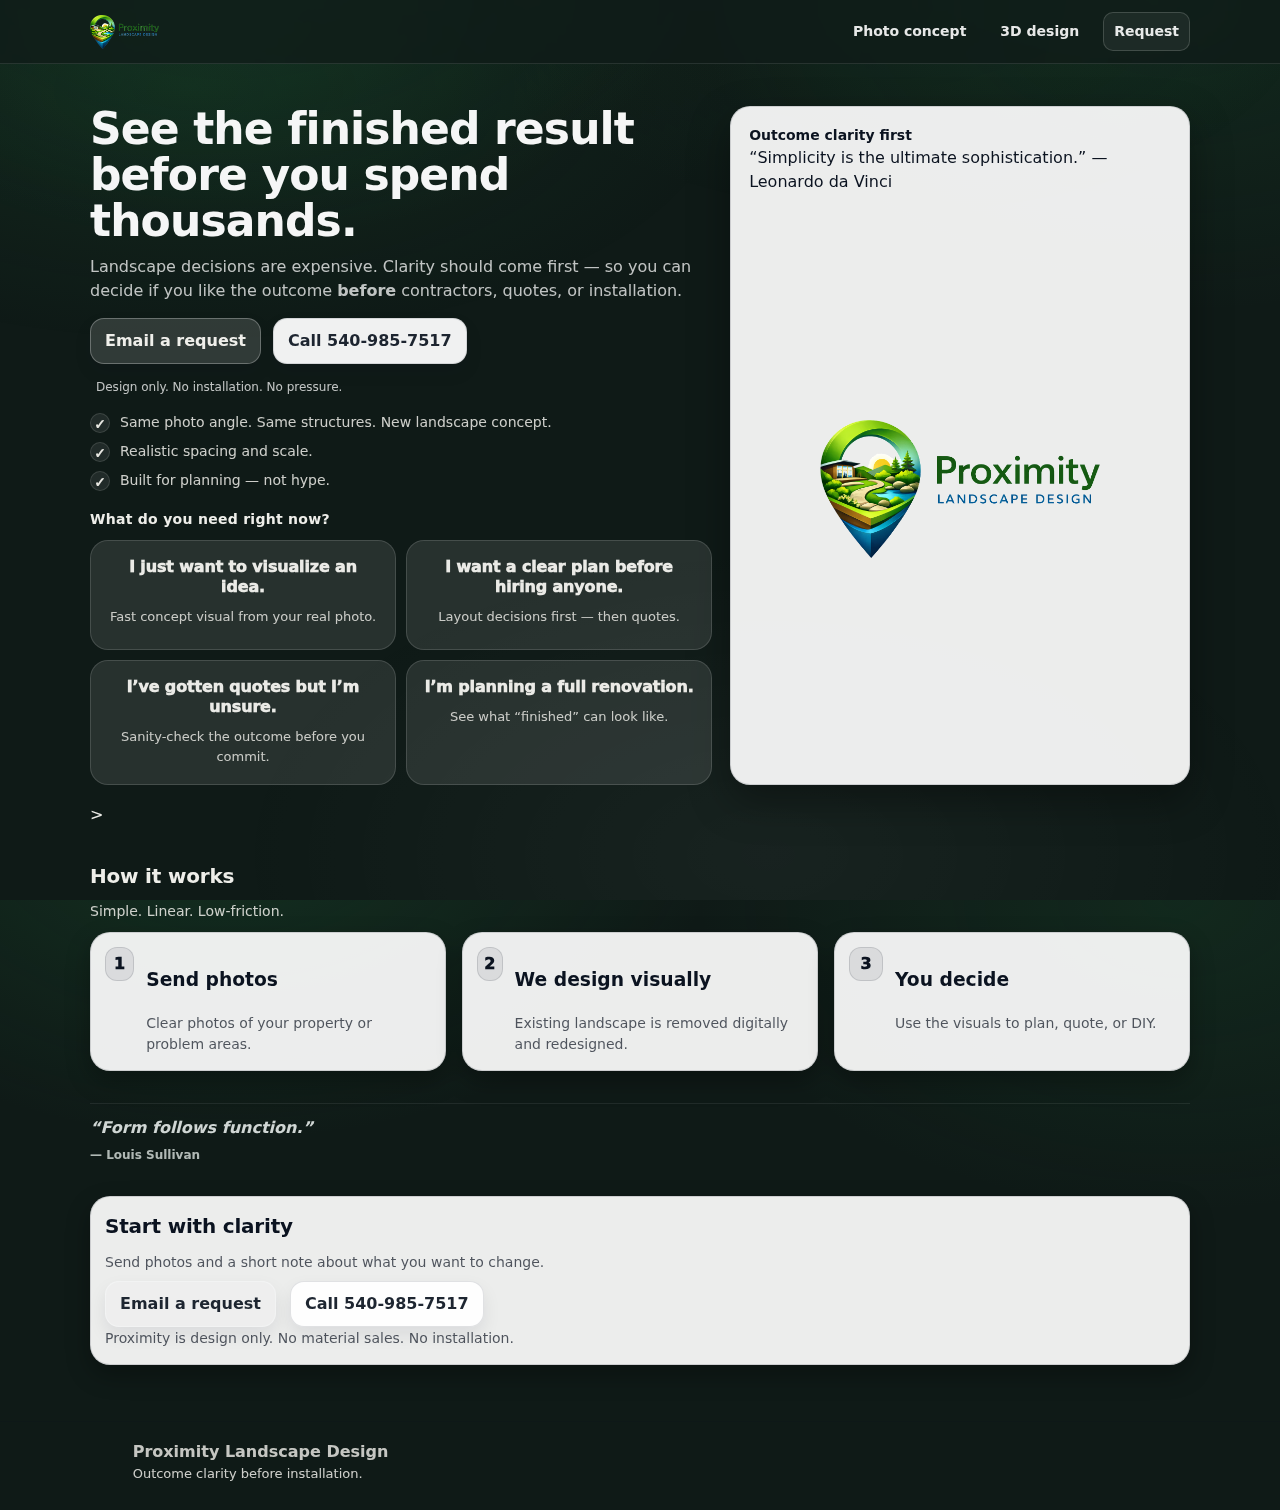
<file: proximity/index.html>
<!doctype html>
<html lang="en">
<head>
  <script defer src="https://cloud.umami.is/script.js"
        data-website-id="bf308f80-b85b-4bda-9c06-0210d4922859"></script>
  <meta charset="utf-8" />
  <meta name="viewport" content="width=device-width, initial-scale=1" />

  <!-- Primary SEO -->
  <title>Proximity Landscape Design | Remote Landscape Concept Visuals</title>
  <meta name="description" content="Proximity creates realistic landscape concept visuals from your real property photos—same angle, same structures—so you can see the outcome before contractors, quotes, or installation. Design only. No installation." />
  <link rel="canonical" href="https://clearframeworks.org/proximity/" />
  <meta name="robots" content="index,follow,max-image-preview:large" />

  <!-- Open Graph (Facebook link preview) -->
  <meta property="og:title" content="Proximity Landscape Design" />
  <meta property="og:description" content="Realistic landscape concept visuals from your real property photo—see the outcome before you spend." />
  <meta property="og:type" content="website" />
  <meta property="og:url" content="https://clearframeworks.org/proximity/" />

  <!-- Keep this path stable; change the filename (not query params) when you truly need to refresh caches -->
  <meta property="og:image" content="https://clearframeworks.org/proximity/assets/og-proximity.png" />
  <meta property="og:image:secure_url" content="https://clearframeworks.org/proximity/assets/og-proximity.png" />
  <meta property="og:image:type" content="image/png" />
  <meta property="og:image:width" content="1200" />
  <meta property="og:image:height" content="630" />

  <!-- Twitter/X -->
  <meta name="twitter:card" content="summary_large_image" />
  <meta name="twitter:title" content="Proximity Landscape Design" />
  <meta name="twitter:description" content="See the finished landscape result before you spend. Same photo angle. Same structures. New landscape concept." />
  <meta name="twitter:image" content="https://clearframeworks.org/proximity/assets/og-proximity.png" />

  <!-- Schema -->
  <script type="application/ld+json">
  {
    "@context": "https://schema.org",
    "@type": "ProfessionalService",
    "name": "Proximity Landscape Design",
    "url": "https://clearframeworks.org/proximity/",
    "description": "Remote, photo-based landscape concept visuals using the client's real property image. Same camera angle and structures; landscape elements changed only. Design only—no installation.",
    "areaServed": "US",
    "email": "michaelpaynotta@clearframeworks.org",
    "brand": { "@type": "Brand", "name": "Proximity Landscape Design" },
    "offers": {
      "@type": "Offer",
      "category": "Landscape design visualization",
      "availability": "https://schema.org/InStock"
    }
  }
  </script>

  <!-- bump this when you change assets -->
  <link rel="stylesheet" href="./styles.css?v=9" />
</head>

<body>



<header class="site-header">
  <div class="wrap header-inner">
    <a class="brand" href="/proximity/" aria-label="Proximity home">
      <img class="brand-mark"
           src="./assets/proximity-wordmark.png?v=9"
           alt="Proximity Landscape Design wordmark"
           decoding="async" />
    </a>

    <nav class="nav" aria-label="Primary">
      <a href="/proximity/photo/">Photo concept</a>
      <a href="/proximity/3d/">3D design</a>
      <a class="pill" href="/proximity/#start">Request</a>
    </nav>
  </div>
</header>

<main class="page">
  <!-- HERO -->
  <section class="hero">
    <div class="wrap hero-inner">
      <div class="hero-copy">
        <h1>See the finished result before you spend thousands.</h1>

        <p class="lead">
          Landscape decisions are expensive.
          Clarity should come first — so you can decide if you like the outcome <strong>before</strong> contractors, quotes, or installation.
        </p>

        <div class="hero-actions">
          <a class="btn primary"
             href="mailto:michaelpaynotta@clearframeworks.org?subject=Proximity%20Landscape%20Design%20Request">
            Email a request
          </a>

          <a class="btn" href="tel:5409857517">Call 540-985-7517</a>

          <span class="micro" id="copyHint" aria-live="polite">Design only. No installation. No pressure.</span>
        </div>

        <ul class="checks">
          <li>Same photo angle. Same structures. New landscape concept.</li>
          <li>Realistic spacing and scale.</li>
          <li>Built for planning — not hype.</li>
        </ul>

        <!-- SMART ROUTING -->
        <div class="intent">
          <h2 class="intent-title">What do you need right now?</h2>

          <div class="intent-grid">
            <a class="intent-card" href="/proximity/photo/">
              <div class="intent-top">I just want to visualize an idea.</div>
              <div class="intent-pop">Fast concept visual from your real photo.</div>
            </a>

            <a class="intent-card" href="/proximity/3d/">
              <div class="intent-top">I want a clear plan before hiring anyone.</div>
              <div class="intent-pop">Layout decisions first — then quotes.</div>
            </a>

            <a class="intent-card" href="/proximity/#start">
              <div class="intent-top">I’ve gotten quotes but I’m unsure.</div>
              <div class="intent-pop">Sanity-check the outcome before you commit.</div>
            </a>

            <a class="intent-card" href="/proximity/photo/#examples">
              <div class="intent-top">I’m planning a full renovation.</div>
              <div class="intent-pop">See what “finished” can look like.</div>
            </a>
          </div>
        </div>

      </div>

      <aside class="hero-card card-shell" aria-label="Outcome clarity first">
   <div class="hero-card-top">
  <div>
    <div class="hero-card-title">Outcome clarity first</div>
    <div class="hero-card-quote">
      “Simplicity is the ultimate sophistication.”
      <span>— Leonardo da Vinci</span>
    </div>
  </div>
</div>

        <!-- Hero card logo (match Clearframe sizing/placement) -->
        <div class="hero-logo-center" aria-hidden="true">
          <img src="./assets/proximity-wordmark.png?v=9" alt="" decoding="async" />
        </div>
      </aside      </aside>>
    </div>
  </section>

  <!-- HOW -->
  <section class="section" id="how">
    <div class="wrap">
      <div class="section-head">
        <h2>How it works</h2>
        <p class="muted">Simple. Linear. Low-friction.</p>
      </div>

      <div class="steps">
        <div class="card step">
          <div class="step-num">1</div>
          <div>
            <h3>Send photos</h3>
            <p>Clear photos of your property or problem areas.</p>
          </div>
        </div>

        <div class="card step">
          <div class="step-num">2</div>
          <div>
            <h3>We design visually</h3>
            <p>Existing landscape is removed digitally and redesigned.</p>
          </div>
        </div>

        <div class="card step">
          <div class="step-num">3</div>
          <div>
            <h3>You decide</h3>
            <p>Use the visuals to plan, quote, or DIY.</p>
          </div>
        </div>
      </div>
    </div>
  </section>
  <!-- AUTHORITY -->
 <section class="section section--thin">
  <div class="wrap quote">
    <div class="quote-text">“Form follows function.”</div>
    <div class="quote-attrib">— Louis Sullivan</div>
  </div>
</section>


  <!-- CTA -->
  <section class="section" id="start">
    <div class="wrap">
      <div class="card start">
        <h2>Start with clarity</h2>
        <p class="muted">Send photos and a short note about what you want to change.</p>

        <div class="start-actions">
          <a class="btn primary"
             href="mailto:michaelpaynotta@clearframeworks.org?subject=Proximity%20Landscape%20Design%20Request">
            Email a request
          </a>
         <a class="btn" href="tel:5409857517">Call 540-985-7517</a>
        </div>

        <p class="small">Proximity is design only. No material sales. No installation.</p>
      </div>
    </div>
  </section>
</main>

<footer class="footer">
  <div class="wrap footer-inner">
    <div class="footer-left">
      <img src="./assets/proximity-icon.png?v=9" class="footer-icon" alt="" decoding="async" />
      <div>
        <div class="footer-title">Proximity Landscape Design</div>
        <div class="footer-sub">Outcome clarity before installation.</div>
      </div>
    </div>
  </div>
</footer>

<script>
  (function () {
    const email = "michaelpaynotta@clearframeworks.org";

    async function copyEmail() {
      try { await navigator.clipboard.writeText(email); return true; }
      catch (e) { return false; }
    }

    const b1 = document.getElementById("copyEmailBtn");
    const hint = document.getElementById("copyHint");

    if (b1) b1.addEventListener("click", async () => {
      const ok = await copyEmail();
      if (ok && hint) {
        hint.textContent = "Copied to clipboard.";
        setTimeout(() => hint.textContent = "Design only. No installation. No pressure.", 1400);
      } else {
        window.location.href = "mailto:" + email + "?subject=Proximity%20Landscape%20Design%20Request";
      }
    });

  })();
</script>
</body>
</html>
</file>
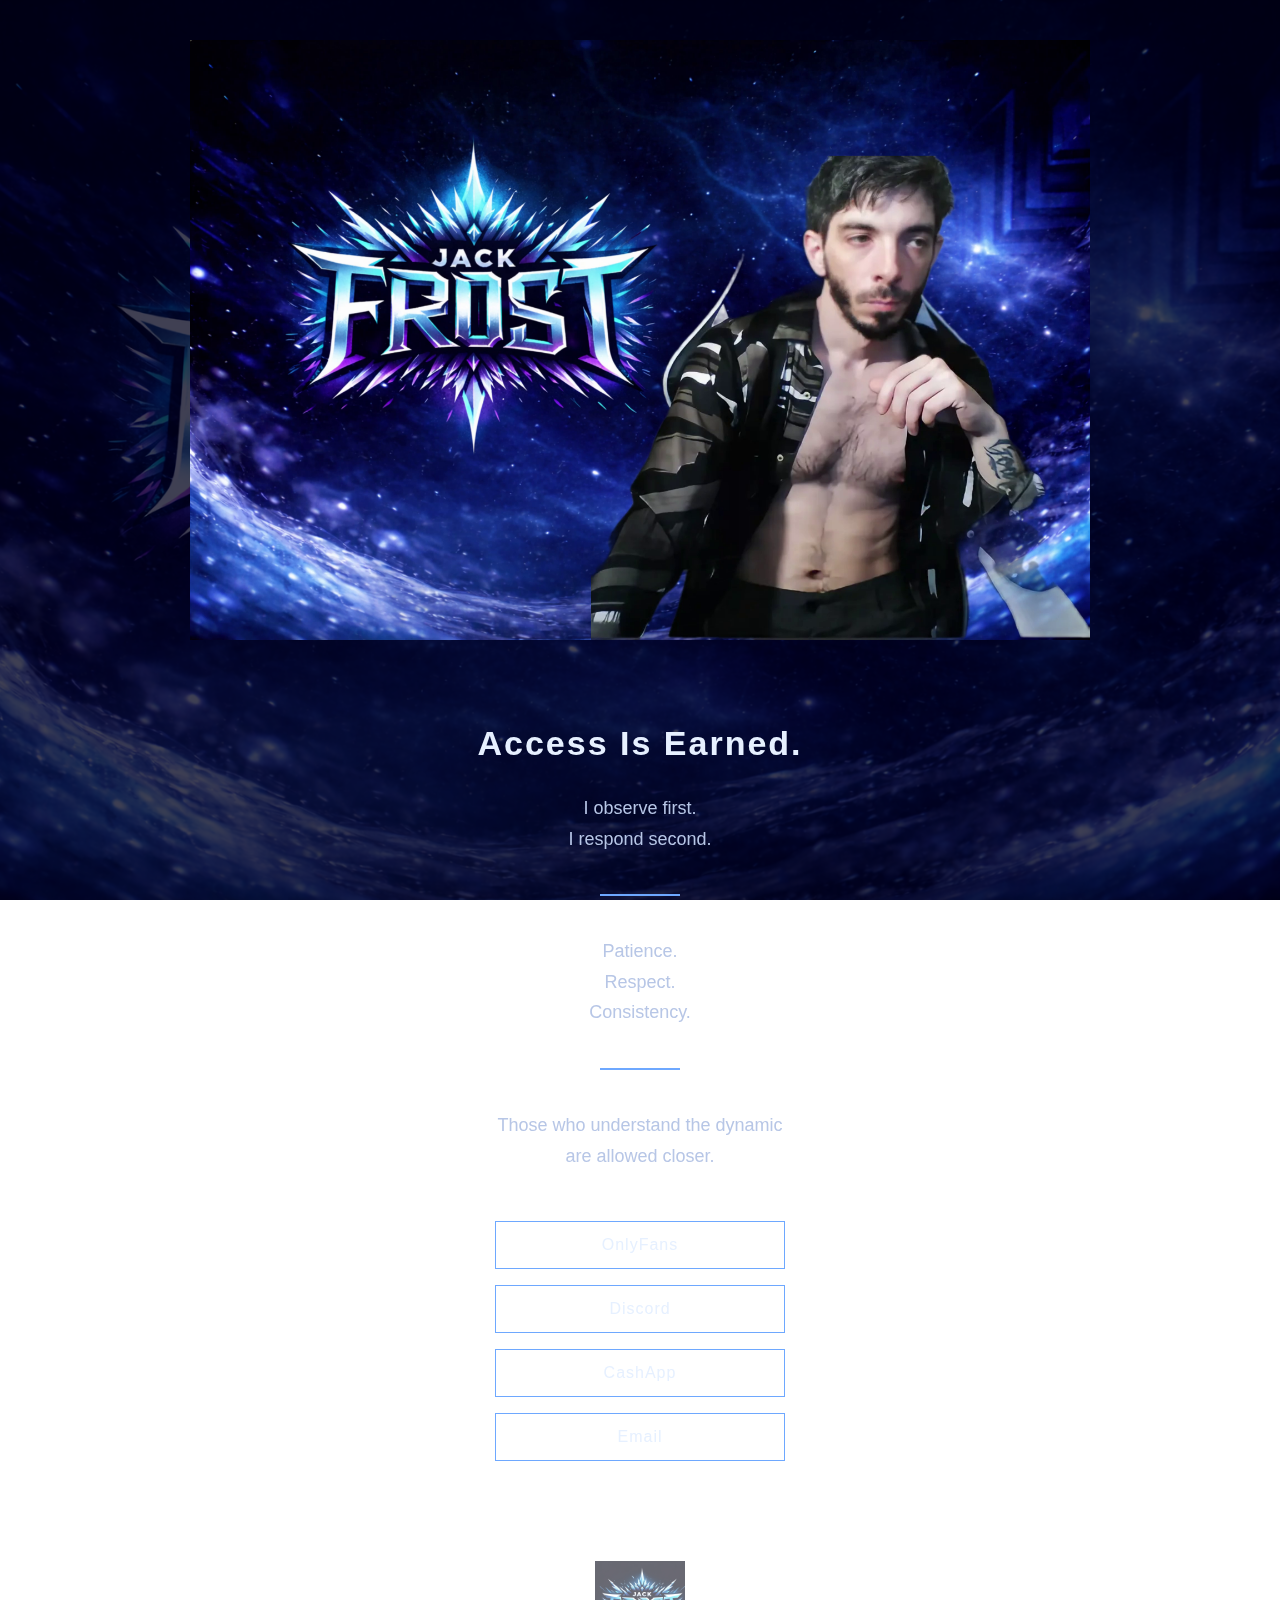
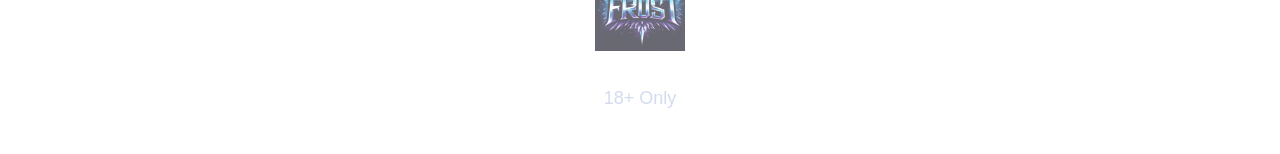
<file: thejackfrost/index.html>
<!doctype html>
<html lang="en">
<head>
<meta charset="utf-8"/>
<meta name="viewport" content="width=device-width, initial-scale=1"/>

<title>Jack Frost — Earned Access</title>

<meta name="description" content="Access is observed. Earn your place.">

<style>

body{
    margin:0;
    font-family: Arial, Helvetica, sans-serif;
    color:#e6f0ff;
    background:url('assets/background.png') no-repeat center center fixed;
    background-size:cover;
}

/* dark overlay */
body::before{
    content:"";
    position:fixed;
    inset:0;
    background:rgba(0,0,25,.75);
    z-index:-1;
}

.header{
    text-align:center;
    padding-top:40px;
}

.header img{
    width:900px;
    max-width:95%;
}

.section{
    max-width:800px;
    margin:80px auto;
    padding:0 24px;
    text-align:center;
}

h1{
    font-size:34px;
    letter-spacing:2px;
    margin-bottom:30px;
}

p{
    font-size:18px;
    line-height:1.7;
    color:#b7c6e6;
}

.divider{
    margin:40px auto;
    width:80px;
    height:2px;
    background:#6ea8ff;
}

.links{
    margin-top:50px;
}

.links a{
    display:block;
    margin:16px auto;
    width:260px;
    padding:14px;
    text-decoration:none;
    border:1px solid #6ea8ff;
    color:#e6f0ff;
    letter-spacing:1px;
    transition:.25s;
}

.links a:hover{
    background:#6ea8ff;
    color:#050a19;
}

.footer{
    margin:100px 0 40px;
    text-align:center;
    opacity:.6;
}

.footer img{
    width:90px;
    margin-bottom:10px;
}

</style>
</head>

<body>

<div class="header">
    <img src="assets/header.png" alt="Jack Frost Header">
</div>

<div class="section">
    <h1>Access Is Earned.</h1>

    <p>
        I observe first.<br>
        I respond second.
    </p>

    <div class="divider"></div>

    <p>
        Patience.<br>
        Respect.<br>
        Consistency.
    </p>

    <div class="divider"></div>

    <p>
        Those who understand the dynamic<br>
        are allowed closer.
    </p>

    <div class="links">
        <a href="https://onlyfans.com/a_str8_dom" target="_blank">OnlyFans</a>
        <a href="https://discord.gg/8VSaFZCM" target="_blank">Discord</a>
        <a href="https://cash.app/$xpicsx" target="_blank">CashApp</a>
        <a href="mailto:jackfrostsocial89@gmail.com">Email</a>
    </div>
</div>

<div class="footer">
    <img src="assets/mark.png" alt="Jack Frost Mark">
    <p>18+ Only</p>
</div>

</body>
</html>
</file>
<file: betav2/styles.css>
:root{
  --bg: #0f1a17;
  --text: rgba(248, 247, 242, 0.96);
  --muted: rgba(248, 247, 242, 0.82);
  --muted2: rgba(248, 247, 242, 0.68);
  --border: rgba(255, 255, 255, 0.10);
  --shadow: 0 16px 40px rgba(0, 0, 0, 0.34);
  --shadow2: 0 10px 24px rgba(0, 0, 0, 0.30);

  --card-bg: rgba(255,255,255,0.92);
  --card-border: rgba(11, 19, 32, 0.14);
  --card-text: #0b1320;
  --card-muted: rgba(11, 19, 32, 0.70);

  --accent: #1f6b3a;
}

*{ box-sizing:border-box; }
html,body{ height:100%; }

body{
  margin:0;
  font-family: system-ui, -apple-system, Segoe UI, Roboto, Helvetica, Arial;
  color: var(--text);
  background: var(--bg);
  line-height: 1.5;
}

body::after{
  content:"";
  position: fixed;
  inset: 0;
  background:
    radial-gradient(900px 420px at 15% 10%, rgba(31,107,58,0.16), transparent 60%),
    radial-gradient(700px 360px at 70% 0%, rgba(31,107,58,0.10), transparent 60%),
    radial-gradient(900px 520px at 60% 95%, rgba(255,255,255,0.04), transparent 60%);
  pointer-events: none;
  z-index: -1;
}

.wrap{
  width: min(1100px, calc(100% - 40px));
  margin: 0 auto;
}

.page{ padding: 18px 0 34px 0; }

.site-header{
  position: sticky;
  top: 0;
  z-index: 50;
  background: rgba(15,26,23,0.82);
  backdrop-filter: blur(10px);
  border-bottom: 1px solid var(--border);
}

.header-inner{
  display:flex;
  align-items:center;
  justify-content:space-between;
  gap:16px;
  padding: 18px 0; /* Clearframe match */
}

.brand-mark{
  height: 56px;      /* Clearframe match */
  width: auto;
  display:block;
}

.nav{
  display:flex;
  gap:14px;
  align-items:center;
  flex-wrap:wrap;
  justify-content:flex-end;
}

.nav a{
  font-weight: 650;
  font-size: 14px;
  color: rgba(11, 19, 32, 0.88);
  text-decoration:none;
  padding: 8px 10px;
  border-radius: 10px;
  transition: background .15s ease;
}

.nav a:hover{ background: rgba(11,19,32,0.06); }

.nav .nav-cta{
  font-weight: 800;
  background: rgba(31,107,58,0.10);
  border: 1px solid rgba(31,107,58,0.18);
}

.nav .nav-cta:hover{ background: rgba(31,107,58,0.14); }

.hero{
  padding: 24px 0 12px 0;
}

.hero-inner{
  display:grid;
  grid-template-columns: 1.15fr 0.85fr;
  gap: 18px;
  align-items: stretch;
}

.hero-copy h1{
  margin: 0 0 10px 0;
  font-size: clamp(28px, 4.2vw, 44px);
  line-height: 1.05;
  letter-spacing: -0.02em;
}

.lead{
  margin: 0 0 14px 0;
  font-size: 16px;
  line-height: 1.55;
  color: var(--muted);
  max-width: 60ch;
}

.hero-actions{
  display:flex;
  gap: 12px;
  align-items:center;
  flex-wrap:wrap;
  margin-top: 6px;
}

.btn{
  border: 1px solid rgba(11,19,32,0.16);
  background: rgba(255,255,255,0.8);
  color: rgba(11,19,32,0.92);
  font-weight: 800;
  padding: 10px 14px;
  border-radius: 14px;
  cursor: pointer;
  text-decoration:none;
  display:inline-flex;
  gap:10px;
  align-items:center;
  box-shadow: 0 8px 18px rgba(11,19,32,0.08);
  transition: transform .12s ease, background .12s ease, border-color .12s ease;
}

.btn:hover{ transform: translateY(-1px); background: rgba(255,255,255,0.95); border-color: rgba(11,19,32,0.22); }
.btn:active{ transform: translateY(0px); }

.btn.primary{
  background: rgba(31,107,58,0.10);
  border-color: rgba(31,107,58,0.18);
}

.micro{
  font-size: 12px;
  color: var(--muted2);
  padding: 2px 6px;
}

.checks{
  margin: 14px 0 0 0;
  padding: 0;
  list-style: none;
  display:grid;
  gap: 8px;
}

.checks li{
  display:flex;
  gap: 10px;
  align-items:flex-start;
  color: rgba(11,19,32,0.78);
  font-size: 14px;
}

.checks li::before{
  content:"✓";
  display:inline-grid;
  place-items:center;
  width: 18px;
  height: 18px;
  border-radius: 999px;
  background: rgba(31,107,58,0.10);
  color: rgba(11,19,32,0.92);
  font-weight: 950;
  margin-top: 1px;
  flex: 0 0 18px;
}

.card-shell{
  border: 1px solid var(--card-border);
  border-radius: 20px;
  background: var(--card-bg);
  box-shadow: var(--shadow);
  padding: 18px;
  overflow:hidden;
  color: var(--card-text);
}

.hero-card{
  display:flex;
  flex-direction: column;
  justify-content: flex-start;
  align-items: stretch;
  gap: 18px;
  text-align: left;
  min-height: 260px;
}

.hero-card-top{ width:100%; }

.hero-card-title{ font-weight: 900; color: var(--card-text); font-size: 14px; }

.hero-card-sub{
  font-size: 13px;
  color: var(--card-muted);
  margin-top: 2px;
  max-width: 44ch;
}

/* Hero card logo (match Clearframe sizing/placement) */
.hero-logo-center{
  flex: 1;
  display:flex;
  align-items:center;
  justify-content:center;
  width: 100%;
  margin: 0;
  padding: 0;
}

.hero-logo-center img{
  width: clamp(220px, 24vw, 280px);
  height: auto;
  display:block;
}

/* Examples */
.examples-grid{
  display:grid;
  grid-template-columns: 1fr 1fr;
  gap: 16px;
}

.example-card{ padding: 14px; }

.pair{
  display:grid;
  grid-template-columns: 1fr 1fr;
  gap: 10px;
}

.shot{
  position:relative;
  border-radius: 14px;
  overflow:hidden;
  border: 1px solid var(--border);
  background: rgba(11,19,32,0.02);
}

.shot img{
  display:block;
  width:100%;
  height: 260px;
  object-fit: cover;
}

.shot figcaption{
  font-size: 12px;
  color: rgba(11,19,32,0.72);
  padding: 10px 10px 12px 10px;
  border-top: 1px solid rgba(11,19,32,0.08);
  background: rgba(255,255,255,0.72);
}

.section{ padding: 18px 0; }

.section h2{
  margin: 0 0 10px 0;
  font-size: 20px;
  letter-spacing: -0.01em;
}

.grid-2{
  display:grid;
  grid-template-columns: 1fr 1fr;
  gap: 16px;
  align-items: stretch;
}

.card{
  border: 1px solid var(--card-border);
  border-radius: 20px;
  background: var(--card-bg);
  box-shadow: var(--shadow2);
  padding: 14px;
  color: var(--card-text);
}

.card p{
  margin: 0;
  color: var(--muted);
  line-height: 1.6;
  font-size: 14px;
}

.bullets{
  margin: 0;
  padding-left: 18px;
  color: var(--muted);
  line-height: 1.6;
  font-size: 14px;
}

.bullets li{ margin: 8px 0; }

.steps{
  display:grid;
  grid-template-columns: 1fr 1fr 1fr;
  gap: 16px;
}

.step{
  display:flex;
  gap: 12px;
  align-items:flex-start;
}

.step-num{
  width: 34px;
  height: 34px;
  border-radius: 12px;
  display:grid;
  place-items:center;
  font-weight: 950;
  background: rgba(11,19,32,0.08);
  border: 1px solid rgba(11,19,32,0.12);
}

.step p{
  margin: 0;
  color: var(--muted);
  line-height: 1.55;
  font-size: 14px;
}

.fit-grid{
  display:grid;
  grid-template-columns: 1fr 1fr 1fr;
  gap: 16px;
}

.fit h3{
  margin: 0 0 8px 0;
  font-size: 15px;
  letter-spacing: -0.01em;
}

.fit p{
  margin: 0;
  color: var(--muted);
  line-height: 1.6;
  font-size: 14px;
}

.start-actions{
  display:flex;
  gap: 14px;
  align-items:center;
  flex-wrap:wrap;
  margin-top: 8px;
}

.hr{
  height: 1px;
  background: rgba(11,19,32,0.10);
  margin: 12px 0;
}

.footer{
  padding: 18px 0 26px 0;
  border-top: 1px solid rgba(11, 19, 32, 0.08);
}

.footer-inner{
  display:flex;
  align-items:center;
  justify-content:space-between;
  gap: 16px;
  flex-wrap:wrap;
}

.footer-left{
  display:flex;
  gap: 10px;
  align-items:center;
}

/* Match Clearframe footer icon size */
.footer-icon{
  height: 44px;
  width: auto;
  display: block;
}

.footer-title{ font-weight: 900; }
.footer-sub{ font-size: 13px; color: var(--muted); }

@media (max-width: 980px){
  .hero-inner{ grid-template-columns: 1fr; }
  .grid-2{ grid-template-columns: 1fr; }
  .steps{ grid-template-columns: 1fr; }
  .examples-grid{ grid-template-columns: 1fr; }
}

/* On small screens, let it breathe a bit but keep it controlled */
@media (max-width: 560px){
  .hero-logo-center img{
  width: clamp(220px, 24vw, 280px);
  height: auto;
  display:block;
}
}

/* =========================
   OFFERS (ADDED)
   ========================= */

.section-head{
  margin-bottom: 10px;
}

.section-head .muted{
  margin: 0;
  color: var(--muted);
  font-size: 14px;
}

.offers-grid{
  display:grid;
  grid-template-columns: 1fr 1fr;
  gap: 16px;
  align-items: stretch;
}

.offer-card--featured{
  border: 2px solid rgba(11,19,32,0.20);
}

.offer-head{
  display:flex;
  justify-content:space-between;
  gap: 14px;
  align-items:flex-start;
}

.offer-title{
  margin: 0 0 4px 0;
  font-size: 16px;
  font-weight: 900;
  letter-spacing: -0.01em;
}

.offer-sub{
  margin: 0;
  color: var(--muted);
  font-size: 14px;
  line-height: 1.55;
}

.offer-priceBox{
  text-align:right;
  flex: 0 0 auto;
}

.offer-price{
  font-size: 32px;
  font-weight: 950;
  line-height: 1;
}

.offer-priceNote{
  font-size: 12px;
  color: rgba(11,19,32,0.62);
  margin-top: 4px;
}

.offer-media{
  margin-top: 12px;
  border-radius: 14px;
  overflow:hidden;
  border: 1px solid var(--border);
  background: rgba(11,19,32,0.02);
}

.offer-media img{
  width:100%;
  display:block;
  height: auto;
}

.offer-media--two{
  display:grid;
  grid-template-columns: 1fr 1fr;
  gap: 10px;
  margin-top: 12px;
}

.offer-media--two .offer-mediaLink{
  border-radius: 14px;
  overflow:hidden;
  border: 1px solid var(--border);
  background: rgba(11,19,32,0.02);
}

.offer-mediaLink img{
  width:100%;
  height: 220px;
  object-fit: cover;
  display:block;
}

.offer-list{
  margin: 12px 0 0 0;
  padding-left: 18px;
  color: var(--muted);
  font-size: 14px;
  line-height: 1.6;
}

.offer-actions{
  margin-top: 12px;
  display:flex;
  gap: 10px;
  align-items:center;
  flex-wrap:wrap;
}

.offer-note{
  font-size: 12px;
  color: rgba(11,19,32,0.62);
}

@media (max-width: 980px){
  .offers-grid{ grid-template-columns: 1fr; }
  .offer-mediaLink img{ height: 240px; }
}

/* =========================
   FAQ (A1)
   ========================= */

.faq h3{
  margin: 14px 0 6px 0;
  font-size: 15px;
  letter-spacing: -0.01em;
}

.faq p{
  margin: 0;
  color: var(--muted);
  line-height: 1.6;
  font-size: 14px;
}


/* Smart Routing (intent cards) */
.intent{
  margin-top: 18px;
}

.intent-title{
  margin: 18px 0 10px 0;
  font-size: 14px;
  letter-spacing: 0.02em;
  text-transform: none;
  color: rgba(11,19,32,0.86);
  font-weight: 900;
}

.intent-grid{
  display:grid;
  grid-template-columns: 1fr 1fr;
  gap: 12px;
}

.intent-card{
  position: relative;
  display:block;
  text-decoration:none;
  color: inherit;
  border: 1px solid var(--border);
  border-radius: 18px;
  background: rgba(255,255,255,0.72);
  box-shadow: var(--shadow2);
  padding: 12px 12px 14px 12px;
  overflow:hidden;
  transition: transform 160ms ease, box-shadow 160ms ease, border-color 160ms ease;
  min-height: 64px;
}

.intent-card:hover{
  transform: translateY(-2px);
  box-shadow: var(--shadow);
  border-color: rgba(11,19,32,0.18);
}

.intent-top{
  font-weight: 900;
  letter-spacing: -0.01em;
  line-height: 1.25;
}

.intent-pop{
  margin-top: 10px;
  font-size: 13px;
  color: rgba(11,19,32,0.70);
  transform: translateY(10px);
  opacity: 0;
  transition: transform 160ms ease, opacity 160ms ease;
}

.intent-card:hover .intent-pop{
  transform: translateY(0);
  opacity: 1;
}

/* Offers authority mini block */
.authority-mini{
  margin-top: 12px;
  padding: 14px 14px;
  border: 1px solid rgba(11,19,32,0.10);
  border-radius: 16px;
  background: rgba(255,255,255,0.62);
}

.authority-mini h3{
  margin: 0 0 6px 0;
  font-size: 14px;
  font-weight: 950;
  letter-spacing: -0.01em;
}

.authority-mini p{
  margin: 0 0 8px 0;
}

.authority-mini p.muted{
  margin: 0;
}


/* Dark full theme (Proximity) */
body{
  background: radial-gradient(900px 600px at 18% -10%, rgba(31,107,58,0.28), rgba(15,26,23,0) 55%),
              radial-gradient(800px 520px at 92% 0%, rgba(31,107,58,0.18), rgba(15,26,23,0) 60%),
              #0f1a17;
  color: rgba(255,255,255,0.92);
}

.site-header{
  background: rgba(15,26,23,0.72);
  border-bottom: 1px solid rgba(255,255,255,0.10);
}

.site-header a{
  color: rgba(255,255,255,0.90);
}

.site-header .pill{
  border: 1px solid rgba(255,255,255,0.16);
  background: rgba(255,255,255,0.06);
}

.site-header .pill:hover{
  background: rgba(255,255,255,0.10);
}

.hero h1{
  color: rgba(255,255,255,0.96);
}

.hero .lead,
.hero .micro,
.hero .checks{
  color: rgba(255,255,255,0.74);
}

.hero .micro{
  opacity: 1;
}

.card{
  color: var(--text);
}

.section{
  padding: 22px 0;
}

.grid-2{
  gap: 14px;
}

/* Intent cards tighter */
.intent{ margin-top: 14px; }
.intent-grid{ gap: 10px; }
.intent-card{ padding: 12px 12px 14px 12px; min-height: 70px; background: rgba(255,255,255,0.10); border: 1px solid rgba(255,255,255,0.12); box-shadow: none; }
.intent-card:hover{ border-color: rgba(255,255,255,0.22); box-shadow: none; }
.intent-top{ color: rgba(255,255,255,0.94); }
.intent-pop{ color: rgba(255,255,255,0.72); }

/* Authority/quote layout */
.authority-grid{
  display:grid;
  grid-template-columns: 1.2fr 0.8fr;
  gap: 14px;
}

.authority-card .bigline{
  font-size: 16px;
  line-height: 1.35;
}

.quote-card .quote{
  margin: 0 0 10px 0;
  font-size: 18px;
  line-height: 1.35;
  font-weight: 950;
  letter-spacing: -0.01em;
}

.quote-card .quote-by{
  margin: 0 0 10px 0;
  color: rgba(11,19,32,0.70);
  font-size: 13px;
  font-weight: 800;
}

.mini-actions{
  margin-top: 10px;
  display:flex;
  align-items:center;
  gap:10px;
  flex-wrap: wrap;
}

.mini-actions .link{
  font-weight: 850;
}

.mini-actions .dot{
  color: rgba(11,19,32,0.35);
}

/* Responsive */
@media (max-width: 860px){
  .authority-grid{ grid-template-columns: 1fr; }
}

a{ color: rgba(240,246,243,0.92); }
a:hover{ color: rgba(240,246,243,1); }

.card .muted{ color: var(--card-muted); }

.section--thin{ padding: 10px 0; }

.brand img{ height: 22px; width:auto; display:block; }

.authority{
  text-align:left;
  padding: 0;
}
.authority-line{
  font-size: 16px;
  font-weight: 950;
  letter-spacing: -0.01em;
}
.authority-sub{
  margin-top: 6px;
  color: rgba(240,246,243,0.72);
  font-weight: 650;
}

.quote{
  text-align:left;
  border-top: 1px solid rgba(255,255,255,0.08);
  padding-top: 12px;
}
.quote-text{
  color: rgba(240,246,243,0.78);
  font-style: italic;
  font-weight: 650;
}
.quote-attrib{
  margin-top: 6px;
  color: rgba(240,246,243,0.55);
  font-size: 12px;
  font-weight: 750;
}


/* Card content colors (dark site + light cards) */
.card p{ color: var(--card-muted); }
.card h2, .card h3{ color: var(--card-text); }

/* Step cards override (previously used global muted, causing unreadable text) */
.card.step p{ color: var(--card-muted); }
.card.step .step-num{ color: var(--card-text); }


/* Dark background readability */
h1, h2, h3, h4{ color: var(--text); }
p, li{ color: var(--muted); }
.small, .muted{ color: var(--muted); }

/* Authority + quote readability on dark */
.authority-line{ color: var(--text); }
.authority-sub{ color: rgba(240, 246, 243, 0.82); }
.quote-text{ color: rgba(240, 246, 243, 0.86); }
.quote-attrib{ color: rgba(240, 246, 243, 0.72); }


/* Button contrast fixes */
.btn.primary{
  background: rgba(255,255,255,0.14);
  border: 1px solid rgba(255,255,255,0.28);
  color: rgba(248,247,242,0.96);
}

.btn.primary:hover{
  background: rgba(255,255,255,0.22);
}

.btn:not(.primary){
  background: rgba(255,255,255,0.94);
  border: 1px solid rgba(11,19,32,0.12);
  color: rgba(11,19,32,0.92);
}


/* Force readable text on dark background */
body{
  color: var(--text);
}

h1, h2, h3, h4{
  color: var(--text);
}

p, li{
  color: var(--muted);
}


/* Dark backdrop text overrides (prevent accidental dark text) */
.hero .checks li{ color: var(--muted); }
.hero .checks{ color: var(--muted); }
.intent-title, .intent .intent-title{ color: var(--text); }
.intent .intent-top{ color: var(--text); }
.intent .intent-pop{ color: var(--muted); }

.site-footer, .site-footer *{ color: rgba(248, 247, 242, 0.78); }
.site-footer a{ color: rgba(248, 247, 242, 0.86); text-decoration: none; }
.site-footer a:hover{ color: rgba(248, 247, 242, 0.96); }


/* Fallback footer/link contrast */
footer, footer *{ color: rgba(248, 247, 242, 0.78); }
footer a{ color: rgba(248, 247, 242, 0.86); }
</file>
<file: css/styles.css>
:root{
  --bg: #f5f5f4;
  --card: #ffffff;
  --accent: #111827;

  --text: #0b1320;
  --muted: rgba(11, 19, 32, 0.70);
  --border: rgba(11, 19, 32, 0.10);
  --shadow: 0 14px 34px rgba(0, 0, 0, 0.06);
  --shadow2: 0 10px 22px rgba(0, 0, 0, 0.08);
}

*{ box-sizing:border-box; }
html,body{ height:100%; }

body{
  margin:0;
  font-family: system-ui, -apple-system, Segoe UI, Roboto, Helvetica, Arial;
  color: var(--text);
  background: var(--bg);
  line-height: 1.5;
}

body::after{
  content:"";
  position: fixed;
  inset: 0;
  background:
    radial-gradient(900px 420px at 15% 10%, rgba(11,19,32,0.05), transparent 60%),
    radial-gradient(700px 360px at 70% 0%, rgba(11,19,32,0.04), transparent 60%);
  pointer-events: none;
  z-index: -1;
}

.wrap{
  width: min(1100px, calc(100% - 40px));
  margin: 0 auto;
}

.page{ padding: 18px 0 34px 0; }

/* Header */
.site-header{
  position: sticky;
  top: 0;
  z-index: 50;
  background: rgba(255,255,255,0.82);
  backdrop-filter: blur(10px);
  border-bottom: 1px solid var(--border);
}

.header-inner{
  display:flex;
  align-items:center;
  justify-content:space-between;
  gap:16px;
  padding: 14px 0;
}

.brand-mark{
  height: 44px;
  width: auto;
  display: block;
}

.nav{
  display:flex;
  gap:14px;
  align-items:center;
  flex-wrap:wrap;
  justify-content:flex-end;
}

.nav a{
  font-weight: 650;
  font-size: 14px;
  color: rgba(11, 19, 32, 0.88);
  text-decoration:none;
}

.nav a:hover{ text-decoration:underline; }

.nav-cta{
  padding: 8px 12px;
  border-radius: 999px;
  border: 1px solid var(--border);
  background: rgba(255,255,255,0.85);
  box-shadow: var(--shadow2);
  text-decoration:none !important;
}

/* Hero */
.hero{ padding: 26px 0 18px 0; }

.hero-inner{
  display:grid;
  grid-template-columns: 1.15fr 0.85fr;
  gap: 16px;
  align-items: stretch;
}

h1{
  margin:0 0 12px 0;
  line-height:1.08;
  letter-spacing:-0.02em;
  font-size: clamp(32px, 3.6vw, 52px);
}

.lead{
  font-size: 18px;
  color: rgba(11, 19, 32, 0.72);
  margin: 0 0 16px 0;
  max-width: 64ch;
}

.hero-actions{
  display:flex;
  gap:14px;
  align-items:center;
  flex-wrap:wrap;
  margin-bottom: 10px;
}

.micro{ font-size: 13px; color: var(--muted); }

/* Checks list */
.checks{
  margin: 12px 0 0 0;
  padding: 0;
  list-style: none;
  color: rgba(11, 19, 32, 0.72);
}

.checks li{
  position: relative;
  padding-left: 22px;
  margin: 8px 0;
}

.checks li::before{
  content:"✓";
  position:absolute;
  left:0;
  top:0;
  color: rgba(11,19,32,0.90);
  font-weight: 900;
}

/* Cards */
.card{
  background: rgba(255,255,255,0.92);
  border: 1px solid var(--border);
  border-radius: 16px;
  padding: 18px;
  box-shadow: var(--shadow);
}
/* Bottom anchor band (home) */
.cf-anchor-band{
  background: #0b1220; /* dark navy */
  padding: 72px 0;
  margin-top: 48px;
}

.cf-anchor-inner{
  max-width: 980px;
  margin: 0 auto;
  padding: 0 24px;
}

.cf-anchor-title{
  color: #ffffff;
  margin: 0 0 8px 0;
}

.cf-anchor-sub{
  color: rgba(255,255,255,0.70);
  margin: 0 0 28px 0;
  max-width: 62ch;
}

.cf-anchor-cards{
  display: grid;
  gap: 14px;
}

.cf-anchor-card{
  display: block;
  padding: 16px 18px;
  border-radius: 14px;
  border: 1px solid rgba(255,255,255,0.14);
  background: rgba(255,255,255,0.04);
  text-decoration: none;
  color: inherit;

  transition: transform 160ms ease, box-shadow 160ms ease, border-color 160ms ease, background 160ms ease;
}

.cf-anchor-card h3{
  margin: 0 0 6px 0;
  color: #ffffff;
  font-size: 15px;
}

.cf-anchor-card p{
  margin: 0;
  color: rgba(255,255,255,0.72);
  line-height: 1.55;
  font-size: 13px;
}

.cf-anchor-card:hover,
.cf-anchor-card:focus-visible{
  transform: translateY(-2px);
  border-color: rgba(255,255,255,0.22);
  background: rgba(255,255,255,0.06);
  box-shadow: 0 10px 22px rgba(0,0,0,0.35);
  outline: none;
}
.section{ padding: 18px 0; }

.grid-2{
  display:grid;
  grid-template-columns: 1fr 1fr;
  gap: 16px;
}

.section-head{ margin-bottom: 10px; }

h2{
  margin:0 0 10px 0;
  font-size: 22px;
  letter-spacing:-0.01em;
}

h3{ margin:0 0 6px 0; font-size: 16px; }
p{ margin: 0 0 10px 0; }

.small{
  margin: 10px 0 0 0;
  font-size: 13px;
  color: var(--muted);
}

.muted{ color: var(--muted); margin:0; }

.bullets{
  margin: 10px 0 0 0;
  padding-left: 18px;
  color: rgba(11, 19, 32, 0.72);
}
.bullets li{ margin: 7px 0; }

/* Buttons */
.btn{
  display:inline-flex;
  align-items:center;
  justify-content:center;
  padding: 12px 14px;
  border-radius: 14px;
  border: 1px solid var(--border);
  font-weight: 800;
  font-size: 14px;
  text-decoration:none !important;
  background: rgba(255,255,255,0.92);
  box-shadow: var(--shadow2);
  color: rgba(11,19,32,0.92);
}

.btn.primary{
  background: #0b1320;
  color:#fff;
  border-color: rgba(0,0,0,0.20);
}

.btn:hover{ opacity:0.93; }

/* ========================= */
/* HERO RIGHT CARD (PROX-LIKE) */
/* ========================= */

.hero-card{
  display:flex;
  flex-direction: column;
  justify-content: flex-start;
  align-items: stretch;
  gap: 18px;
  text-align: left;
  min-height: 260px;
}

.hero-card-top{
  width:100%;
}

.hero-card-title{
  font-weight: 900;
}

.hero-card-sub{
  font-size: 14px;
  color: rgba(11, 19, 32, 0.68);
  margin-top: 2px;
  max-width: 42ch;
}

/* big centered logo under the text (like Proximity) */
.hero-icon-center{
  display:flex;
  justify-content:center;
  align-items:center;
  width:100%;
  margin-top: 8px;
  padding-top: 4px;
}

.hero-icon-center img{
  width: min(360px, 92%);
  height: auto;
  display:block;
}

/* Examples */
.examples-grid{
  display:grid;
  grid-template-columns: 1fr 1fr;
  gap: 18px;
  margin-top: 18px;
}

@media (max-width: 860px){
  .examples-grid{ grid-template-columns: 1fr; }
}

.ex-card{
  display:flex;
  gap: 18px;
  text-decoration:none;
  color: inherit;
  background: #ffffff;
  border-radius: 18px;
  padding: 18px;
  border: 1px solid rgba(16,24,40,0.06);
  box-shadow: 0 12px 30px rgba(0,0,0,0.06);
  transition: transform 180ms ease, box-shadow 180ms ease;
  align-items: center;
}

.ex-card:hover{
  transform: translateY(-3px);
  box-shadow: 0 16px 40px rgba(0,0,0,0.08);
}

.ex-thumb-wrap{
  width: 170px;
  height: 110px;
  border-radius: 14px;
  overflow:hidden;
  background: rgba(16,24,40,0.04);
  border: 1px solid rgba(16,24,40,0.08);
  display:flex;
  align-items:center;
  justify-content:center;
  flex: 0 0 auto;
}

.ex-thumb{
  width: 100%;
  height: 100%;
  object-fit: cover;
  display:block;
}

.ex-body{
  flex: 1 1 auto;
  min-width: 0;
}

.ex-name{
  font-weight: 900;
  letter-spacing: -0.01em;
  font-size: 18px;
  margin-bottom: 6px;
}

.ex-desc{
  color: rgba(11,19,32,0.72);
  line-height: 1.4;
  margin-bottom: 12px;
  font-size: 14px;
}

.ex-meta{
  display:flex;
  align-items:center;
  justify-content: space-between;
  gap: 14px;
  font-size: 13px;
  color: rgba(11,19,32,0.68);
}

.ex-url{
  font-family: ui-monospace, SFMono-Regular, Menlo, Monaco, Consolas, "Liberation Mono", "Courier New", monospace;
  background: rgba(16,24,40,0.04);
  border: 1px solid rgba(16,24,40,0.08);
  padding: 6px 10px;
  border-radius: 999px;
  white-space: nowrap;
}

.ex-open{
  font-weight: 900;
  color: rgba(11,19,32,0.88);
}

@media (max-width: 520px){
  .ex-card{ flex-direction: column; align-items: stretch; }
  .ex-thumb-wrap{ width: 100%; height: 160px; }
  .ex-meta{ flex-direction: column; align-items: flex-start; }
}


/* Steps */
.steps{
  display:grid;
  grid-template-columns: 1fr 1fr 1fr;
  gap: 16px;
}

.step{
  display:flex;
  gap: 12px;
  align-items:flex-start;
}

.step-num{
  width: 34px;
  height: 34px;
  border-radius: 12px;
  display:grid;
  place-items:center;
  font-weight: 950;
  background: rgba(11,19,32,0.08);
  border: 1px solid rgba(11,19,32,0.12);
}

/* CTA */
.start-actions{
  display:flex;
  gap: 14px;
  align-items:center;
  flex-wrap:wrap;
  margin-top: 8px;
}

/* Footer */
.footer{
  padding: 18px 0 26px 0;
  border-top: 1px solid rgba(11, 19, 32, 0.08);
}

.footer-inner{
  display:flex;
  align-items:center;
  justify-content:space-between;
  gap: 16px;
  flex-wrap:wrap;
}

.footer-left{
  display:flex;
  gap: 10px;
  align-items:center;
}

.footer-icon{
  width: 34px;
  height: 34px;
}

.footer-title{ font-weight: 900; }
.footer-sub{ font-size: 13px; color: var(--muted); }

@media (max-width: 980px){
  .hero-inner{ grid-template-columns: 1fr; }
  .grid-2{ grid-template-columns: 1fr; }
  .steps{ grid-template-columns: 1fr; }
  .examples-grid{ grid-template-columns: 1fr; }
}

@media (max-width: 560px){
  .hero-icon-center img{ width: min(320px, 92%); }
}
/* =========================
   Clearframe Brand Authority
   ========================= */

/* Header height */
.site-header .header-inner{
  padding-top: 18px;
  padding-bottom: 18px;
}

/* Top-left logo */
.brand-mark{
  height: 56px;        /* was visually tiny */
  width: auto;
  display: block;
}

/* Make nav slightly less dominant */
.nav a{
  font-size: 14px;
  opacity: 0.85;
}

.nav-cta{
  font-weight: 600;
}

/* Footer logo */
.footer-icon{
  height: 44px;
  width: auto;
  display: block;
}

/* ---- Hero logo centering fix (FINAL OVERRIDE) ---- */
/* This is the ONLY issue fix: center logo in the remaining card space */
.hero-icon-center{
  flex: 1;                 /* fills the dead space */
  display: flex;
  justify-content: center;
  align-items: center;
  width: 100%;
  margin-top: 0;           /* remove top push */
  padding-top: 0;
}

.hero-icon-center img{
  width: min(360px, 92%);  /* restore proper logo size */
  height: auto;
  display: block;
}


/* Clearframe utility UI */
.cf-mini-nav{
  position: sticky;
  top: 0;
  z-index: 50;
  background: rgba(255,255,255,0.92);
  backdrop-filter: blur(10px);
  border-bottom: 1px solid var(--border);
}
.cf-mini-nav .wrap{
  display:flex;
  align-items:center;
  justify-content:space-between;
  padding: 10px 0;
}
.cf-mini-nav a{
  color: var(--text);
  text-decoration: none;
  font-weight: 600;
}
.cf-mini-nav .links{
  display:flex;
  gap:14px;
}
.cf-mini-nav a:hover{ text-decoration: underline; }

.cf-created{
  border-top: 1px solid var(--border);
  padding: 18px 16px;
  text-align:center;
  color: var(--muted);
}
.cf-created a{
  color: var(--text);
  text-decoration:none;
  font-weight:700;
}
.cf-created a:hover{ text-decoration: underline; }



/* =========================
   Intent Gate ("What brings you here?")
   ========================= */
.path-picker{
  display:flex;
  gap: 10px;
  flex-wrap: wrap;
  margin: 12px 0 12px 0;
}

.path-btn{
  appearance: none;
  border: 1px solid var(--border);
  background: rgba(255,255,255,0.85);
  box-shadow: var(--shadow2);
  color: rgba(11,19,32,0.90);
  font-weight: 850;
  font-size: 14px;
  padding: 10px 12px;
  border-radius: 999px;
  cursor: pointer;
}

.path-btn:hover{ opacity: 0.93; }

.path-btn.is-active{
  background: #0b1320;
  color: #ffffff;
  border-color: rgba(0,0,0,0.20);
}

.path-panels{
  margin-top: 10px;
}

.path-panel{
  display:none;
}

.path-panel.is-active{
  display:block;
}

.panel-cta{
  display:flex;
  gap: 14px;
  align-items:center;
  flex-wrap: wrap;
  margin-top: 10px;
}

/* =========================
   Example preview cards
   ========================= */
.examples-grid.ex3{
  display:grid;
  grid-template-columns: repeat(3, 1fr);
  gap: 16px;
}

.ex-card{
  padding: 0;
  overflow: hidden;
}

.ex-thumb{
  border-bottom: 1px solid var(--border);
  background: rgba(11,19,32,0.03);
}

.ex-thumb img{
  width: 100%;
  height: 180px;
  object-fit: cover;
  display: block;
}

.ex-body{
  padding: 16px 18px 18px 18px;
}

.ex-top{
  display:flex;
  align-items: baseline;
  justify-content: space-between;
  gap: 10px;
  margin-bottom: 6px;
}

.ex-tag{
  font-size: 12px;
  font-weight: 850;
  padding: 6px 10px;
  border-radius: 999px;
  border: 1px solid var(--border);
  background: rgba(255,255,255,0.75);
  color: rgba(11,19,32,0.78);
  white-space: nowrap;
}

@media (max-width: 980px){
  .examples-grid.ex3{ grid-template-columns: 1fr; }
  .ex-thumb img{ height: 200px; }
}


/* --- Clearframe 2026 hub refresh (warm authority) --- */

.hero.hero-compact{
  padding: 72px 0 34px;
}

.hero.hero-compact .lead,
.hero.hero-compact .checks{
  display:none;
}

.hero-actions{
  display:flex;
  gap:12px;
  align-items:center;
  margin-top:18px;
  flex-wrap:wrap;
}

.btn.ghost{
  background: transparent;
  color: var(--text);
  border: 1px solid var(--border);
}

.section-title{
  margin:0 0 18px;
  font-size: 28px;
  letter-spacing: -0.02em;
}

.choice-grid{
  display:grid;
  grid-template-columns: repeat(12, 1fr);
  gap: 14px;
}

.choice-card{
  grid-column: span 12;
  display:flex;
  gap:18px;
  padding: 22px;
  border-radius: 18px;
  background: var(--card);
  border: 1px solid rgba(11,19,32,0.08);
  box-shadow: 0 12px 30px rgba(0,0,0,0.06);
  text-decoration:none;
  color: inherit;
  transition: transform .22s ease, box-shadow .22s ease, border-color .22s ease;
}

.choice-card:hover{
  transform: translateY(-3px);
  box-shadow: 0 18px 44px rgba(0,0,0,0.08);
  border-color: rgba(11,19,32,0.14);
}

.choice-card h3{
  margin:0 0 6px;
  font-size: 18px;
  letter-spacing: -0.01em;
}

.choice-card p{
  margin:0 0 10px;
  color: var(--muted);
  line-height: 1.55;
}

.choice-link{
  font-weight: 600;
  color: var(--text);
}

.choice-visual{
  width: 56px;
  height: 56px;
  flex: 0 0 auto;
  border-radius: 14px;
  display:flex;
  align-items:center;
  justify-content:center;
  background: rgba(11,19,32,0.04);
  border: 1px solid rgba(11,19,32,0.08);
}

.choice-icon{
  width: 26px;
  height: 26px;
  display:inline-flex;
}

.choice-icon svg{
  width: 26px;
  height: 26px;
}

.choice-primary{
  padding: 26px;
}

.choice-examples .choice-visual{
  width: 140px;
  height: 56px;
  border-radius: 16px;
  padding: 8px 10px;
  justify-content:flex-start;
  gap:10px;
  overflow:hidden;
}

.choice-logos img{
  height: 20px;
  width:auto;
  opacity: 0.96;
  object-fit: contain;
  filter: saturate(0.95);
}

.contact-slab{
  display:flex;
  align-items:flex-start;
  justify-content:space-between;
  gap: 18px;
  padding: 22px;
  border-radius: 18px;
  background: var(--card);
  border: 1px solid rgba(11,19,32,0.08);
  box-shadow: 0 12px 30px rgba(0,0,0,0.06);
}

.contact-actions{
  display:flex;
  gap: 10px;
  flex-wrap:wrap;
}

.site-footer{
  padding: 26px 0 40px;
  border-top: 1px solid rgba(11,19,32,0.08);
  background: transparent;
}

.footer-inner{
  display:flex;
  justify-content:space-between;
  align-items:center;
  gap:16px;
}

.footer-left{
  display:flex;
  align-items:center;
  gap:12px;
}

.footer-mark{
  width: 34px;
  height: 34px;
}

.footer-name{
  font-weight: 700;
}

.footer-note{
  color: var(--muted);
  font-size: 14px;
}

.footer-right{
  display:flex;
  gap:14px;
  flex-wrap:wrap;
}

@media (min-width: 840px){
  .choice-card{ grid-column: span 6; }
  .choice-primary{ grid-column: span 6; }
  .choice-examples{ grid-column: span 12; }
}


/* inner pages */
.page-title{ margin: 0 0 10px; font-size: 38px; letter-spacing:-0.03em; }
.content-stack{ display:grid; gap: 14px; margin-top: 18px; }
.info-card{ padding: 22px; border-radius: 18px; background: var(--card); border: 1px solid rgba(11,19,32,0.08); box-shadow: 0 12px 30px rgba(0,0,0,0.06);
  transition: transform .22s ease, box-shadow .22s ease, border-color .22s ease;
}

.info-card:hover{
  transform: translateY(-3px);
  box-shadow: 0 18px 44px rgba(0,0,0,0.08);
  border-color: rgba(11,19,32,0.14);
}

.info-card:focus-within{
  transform: translateY(-3px);
  box-shadow: 0 18px 44px rgba(0,0,0,0.08);
  border-color: rgba(11,19,32,0.16);
}
.info-card h2{ margin:0 0 8px; font-size: 18px; }
.info-card p{ margin:0; color: var(--muted); line-height:1.65; }
.page-actions{ display:flex; gap:10px; margin-top: 18px; flex-wrap:wrap; }


/* === Hero About Panel (Home) === */
.hero-about{
  display:flex;
  flex-direction:column;
  gap:10px;
}
.hero-about-mark{
  width:100%;
  display:flex;
  justify-content:center;
  align-items:center;
  padding-top:6px;
}
.hero-about-mark img{
  width:180px;
  height:auto;
}
.hero-about-title{
  font-size:18px;
  line-height:1.2;
  margin:6px 0 0 0;
}
.hero-about-text{
  margin:0;
  color:var(--muted);
}
.hero-about-link{
  display:inline-block;
  margin-top:4px;
  font-weight:600;
  color:var(--accent);
  text-decoration:none;
}
.hero-about-link:hover{ text-decoration:underline; }
.hero-about-quote{
  margin-top:6px;
  padding-top:10px;
  border-top:1px solid var(--border);
  color:rgba(11,19,32,0.65);
  font-size:12px;
}
.hero-about-quote span{
  opacity:0.9;
}

/* === Navy Offer Authority Band (Service Pages) === */
.cf-offer-band{
  background:#0b1220;
  padding:84px 0;
  margin-top:10px;
}
.cf-offer-band .wrap{
  max-width:980px;
}
.cf-offer-title{
  color:#fff;
  margin:0 0 10px 0;
}
.cf-offer-sub{
  color:rgba(255,255,255,0.72);
  margin:0 0 26px 0;
  max-width:68ch;
}
.cf-offer-cards{
  display:grid;
  gap:14px;
  margin:0 0 22px 0;
}
@media (min-width: 860px){
  .cf-offer-cards{ grid-template-columns: 1fr 1fr 1fr; }
}
.cf-offer-card{
  border-radius:14px;
  border:1px solid rgba(255,255,255,0.14);
  background:rgba(255,255,255,0.04);
  padding:16px 18px;
}
.cf-offer-card h3{
  margin:0 0 6px 0;
  color:#fff;
  font-size:14px;
}
.cf-offer-card p{
  margin:0;
  color:rgba(255,255,255,0.72);
  font-size:13px;
  line-height:1.55;
}
.cf-offer-quote{
  padding-top:14px;
  border-top:1px solid rgba(255,255,255,0.14);
  color:rgba(255,255,255,0.58);
  font-size:12px;
}
.cf-offer-quote span{ opacity:0.9; }


/* ===============================
   NAVY AUTHORITY SECTIONS
================================= */

.cf-navy {
    background: #0b1220;
    color: #ffffff;
    padding: 90px 0;
}

.cf-navy .container,
.cf-navy .cf-anchor-inner {
    max-width: 1000px;
    margin: 0 auto;
    padding: 0 24px;
}

.cf-navy h2 {
    margin-bottom: 18px;
}

.cf-navy p {
    opacity: 0.85;
}

.cf-navy ul {
    margin: 28px 0;
    padding-left: 20px;
}

.cf-navy hr {
    border: 0;
    border-top: 1px solid rgba(255,255,255,0.2);
    margin: 32px 0 12px 0;
}

.cf-navy small {
    opacity: 0.65;
}

/* ===============================
   HERO RIGHT PANEL ALIGNMENT FIX
================================= */

.hero {
    display: flex;
    align-items: center;
}

.hero-about {
    display: flex;
    flex-direction: column;
    justify-content: center;
    gap: 14px;
}

.hero-about h2 {
    margin: 0;
}

.hero-about p {
    margin: 0;
    line-height: 1.5;
}

.hero-about a {
    margin-top: 6px;
    font-weight: 500;
}

.hero-about small {
    margin-top: 12px;
    opacity: 0.6;
}
/* Ultrawide tuning: preserve readability, reduce "floating column" */
@media (min-width: 1400px) {
  .wrap {
    max-width: 1180px; /* was likely ~980–1040; widen slightly */
  }

  /* Let the navy offer grid breathe horizontally */
  .cf-offer-grid {
    max-width: 1180px;
    margin-left: auto;
    margin-right: auto;
  }

  /* Keep text readable: don't widen paragraphs too far */
  .lead,
  .muted,
  .cf-offer-intro {
    max-width: 72ch;
  }
}
.cf-offer-band {
  background: radial-gradient(1200px 500px at 50% 20%, rgba(255,255,255,0.06), rgba(255,255,255,0) 60%), #0b1220;
}
</file>
<file: clarity/assets/clarity.css>
:root{
  --bg:#040912;
  --bg2:#081224;
  --panel:#0b1628;
  --panel-2:#0d1a30;
  --text:#e9eef7;
  --muted:rgba(233,238,247,.76);
  --muted-2:rgba(233,238,247,.58);
  --border:rgba(121,179,204,.18);
  --border-strong:rgba(121,179,204,.32);
  --accent:#5ea8d0;
  --accent-2:#8dc4dd;
  --glow:rgba(94,168,208,.18);
  --radius:18px;
  --radius-sm:14px;
  --shadow:0 18px 40px rgba(0,0,0,.34);
  --wrap:min(1120px, calc(100% - 40px));
  --font:ui-sans-serif, system-ui, -apple-system, Segoe UI, Roboto, Helvetica, Arial, sans-serif;
}

*{box-sizing:border-box}
html{scroll-behavior:smooth}

body{
  margin:0;
  padding-top:84px;
  font-family:var(--font);
  color:var(--text);
  background:
    radial-gradient(900px 520px at 0% 0%, rgba(94,168,208,.12), transparent 55%),
    radial-gradient(900px 620px at 100% 0%, rgba(11,42,77,.28), transparent 60%),
    linear-gradient(180deg, var(--bg), var(--bg2));
  min-height:100vh;
  line-height:1.55;
  -webkit-font-smoothing:antialiased;
  text-rendering:optimizeLegibility;
}

a{color:inherit}
a:hover{text-decoration:none}
img{max-width:100%;display:block}
.wrap{width:var(--wrap);margin:0 auto}

.skip{position:absolute;left:-999px;top:10px;z-index:999;background:#fff;color:#111;padding:10px 12px;border-radius:10px}
.skip:focus{left:10px}

/* FIXED HEADER */

.site-header{
  position:fixed;
  top:0;
  left:0;
  right:0;
  z-index:1000;
  background:rgba(4,9,18,.78);
  backdrop-filter:blur(14px);
  border-bottom:1px solid rgba(121,179,204,.08);
  transition:transform .25s ease;
}

.site-header.hide{
  transform:translateY(-100%);
}

.header-inner{display:flex;align-items:center;justify-content:space-between;gap:20px;padding:16px 0}

.brand{
  display:inline-flex;
  align-items:center;
  justify-content:center;
  text-decoration:none;
  padding:10px 12px;
  border-radius:14px;
  border:1px solid rgba(121,179,204,.14);
  background:linear-gradient(180deg, rgba(10,21,38,.88), rgba(8,17,31,.82));
  box-shadow:0 10px 24px rgba(0,0,0,.28), inset 0 1px 0 rgba(255,255,255,.03);
}

.brand:hover{
  border-color:rgba(121,179,204,.26);
  background:linear-gradient(180deg, rgba(12,24,43,.92), rgba(8,17,31,.88))
}

.brand-mark{height:34px;width:auto;object-fit:contain}
.brand-mark--home{height:40px}

.nav{display:flex;flex-wrap:wrap;gap:8px;align-items:center}

.nav a{
  font-size:13px;
  font-weight:700;
  letter-spacing:.02em;
  color:var(--muted-2);
  text-decoration:none;
  padding:8px 10px;
  border:1px solid transparent;
  border-radius:10px
}

.nav a:hover,.nav a.active{
  color:var(--text);
  border-color:rgba(121,179,204,.12);
  background:rgba(255,255,255,.03)
}

.nav-cta{
  border-color:var(--border)!important;
  background:rgba(94,168,208,.08)!important;
  color:var(--text)!important
}

.hero{padding:56px 0 28px}

.hero-grid{
  display:grid;
  grid-template-columns:minmax(0,1.15fr) minmax(300px,.85fr);
  gap:22px;
  align-items:start
}

.hero-copy{max-width:820px}

.kicker{
  font-size:12px;
  font-weight:800;
  letter-spacing:.18em;
  text-transform:uppercase;
  color:var(--accent-2);
  margin:0 0 18px
}

.hero h1,.h1{
  margin:0 0 16px;
  font-size:clamp(42px,6vw,64px);
  line-height:1.04;
  letter-spacing:-.03em;
  max-width:13ch
}

.hero .lead,.lede,.p{
  font-size:18px;
  color:var(--muted);
  max-width:42ch;
  margin:0 0 14px;
  line-height:1.65
}

.rule{
  height:1px;
  background:linear-gradient(
    90deg,
    rgba(121,179,204,.06),
    rgba(121,179,204,.24),
    rgba(121,179,204,.06)
  );
  margin:28px 0 18px
}

.hero-actions,.heroLinks,.head-actions,.start-actions{
  display:flex;
  flex-wrap:wrap;
  gap:10px;
  margin:22px 0 0
}

.btn,.btnPrimary,.mini-btn{
  display:inline-flex;
  align-items:center;
  justify-content:center;
  gap:8px;
  min-height:44px;
  padding:11px 15px;
  border-radius:12px;
  border:1px solid var(--border);
  background:rgba(255,255,255,.03);
  color:var(--text);
  text-decoration:none;
  font-weight:800;
  font-size:14px;
  box-shadow:inset 0 1px 0 rgba(255,255,255,.03)
}

.btn:hover,.mini-btn:hover{
  border-color:var(--border-strong);
  background:rgba(255,255,255,.05)
}

.btnPrimary,.btn.primary{
  background:linear-gradient(180deg, rgba(94,168,208,.18), rgba(94,168,208,.08));
  border-color:rgba(94,168,208,.38)
}

.btnPrimary:hover,.btn.primary:hover{
  background:linear-gradient(180deg, rgba(94,168,208,.24), rgba(94,168,208,.12))
}

/* remaining layout styles unchanged */

@media (max-width:980px){
  .hero-grid,.grid,.quick-grid,.stats-grid,.intent-grid,.info-grid,.decls,.footer-grid{grid-template-columns:1fr}
  .header-inner{align-items:flex-start;flex-direction:column}
  .nav{width:100%}
  .hero h1,.h1{max-width:14ch;font-size:clamp(36px,10vw,54px)}
  .brand-mark--home{height:36px}
}

@media (max-width:720px){
  .wrap{width:min(100% - 28px, 1120px)}
  .section{padding:28px 0}
  .hero{padding:34px 0 22px}
  .evan{padding:18px}
  .evan-head h2{font-size:28px}
  .brand{padding:8px 10px}
  .brand-mark{height:30px}
  .brand-mark--home{height:34px}
}
</file>
<file: dadinavan/styles.css>
:root{
  --text: #0b1320;
  --muted: rgba(11, 19, 32, 0.70);
  --border: rgba(11, 19, 32, 0.10);
  --shadow: 0 16px 40px rgba(11, 19, 32, 0.08);
  --shadow2: 0 10px 24px rgba(11, 19, 32, 0.10);
  --accent: #1f6b3a;
}

*{ box-sizing:border-box; }
html,body{ height:100%; }

body{
  margin:0;
  font-family: system-ui, -apple-system, Segoe UI, Roboto, Helvetica, Arial;
  color: var(--text);
  background: #ffffff;
  line-height: 1.5;
}

body::before{ content:none !important; background:none !important; }
body::after{
  content:"";
  position: fixed;
  inset: 0;
  background:
    radial-gradient(900px 420px at 15% 10%, rgba(31,107,58,0.07), transparent 60%),
    radial-gradient(700px 360px at 70% 0%, rgba(11,79,120,0.06), transparent 60%);
  pointer-events: none;
  z-index: -1;
}

.wrap{
  width: min(1100px, calc(100% - 40px));
  margin: 0 auto;
}

.page{ padding: 18px 0 34px 0; }

.site-header{
  position: sticky;
  top: 0;
  z-index: 50;
  background: rgba(255,255,255,0.82);
  backdrop-filter: blur(10px);
  border-bottom: 1px solid var(--border);
}

.header-inner{
  display:flex;
  align-items:center;
  justify-content:space-between;
  gap:16px;
  padding: 18px 0;
}

.brand-mark{
  height: 56px;
  width: auto;
  display: block;
}

.nav{
  display:flex;
  gap:14px;
  align-items:center;
  flex-wrap:wrap;
  justify-content:flex-end;
}

.nav a{
  font-weight: 650;
  font-size: 14px;
  color: rgba(11, 19, 32, 0.88);
  text-decoration:none;
}

.nav a:hover{ text-decoration:underline; }

.nav-cta{
  padding: 8px 12px;
  border-radius: 999px;
  border: 1px solid var(--border);
  background: rgba(255,255,255,0.85);
  box-shadow: var(--shadow2);
  text-decoration:none !important;
}

.hero{ padding: 26px 0 18px 0; }

.hero-inner{
  display:grid;
  grid-template-columns: 1.15fr 0.85fr;
  gap: 16px;
  align-items: stretch;
}

h1{
  margin:0 0 12px 0;
  line-height:1.08;
  letter-spacing:-0.02em;
  font-size: clamp(32px, 3.6vw, 52px);
}

.lead{
  font-size: 18px;
  color: rgba(11, 19, 32, 0.72);
  margin: 0 0 16px 0;
  max-width: 64ch;
}

.hero-actions{
  display:flex;
  gap:10px;
  align-items:center;
  flex-wrap:wrap;
  margin-bottom: 10px;
}

.micro{ font-size: 13px; color: var(--muted); }

.checks{
  margin: 12px 0 0 0;
  padding: 0;
  list-style: none;
  color: rgba(11, 19, 32, 0.72);
}

.checks li{
  position: relative;
  padding-left: 22px;
  margin: 8px 0;
}

.checks li::before{
  content:"✓";
  position:absolute;
  left:0;
  top:0;
  color: var(--accent);
  font-weight: 900;
}

.card{
  background: rgba(255,255,255,0.92);
  border: 1px solid var(--border);
  border-radius: 16px;
  padding: 18px;
  box-shadow: var(--shadow);
}

.section{ padding: 18px 0; }

.grid-2{
  display:grid;
  grid-template-columns: 1fr 1fr;
  gap: 16px;
}

.section-head{ margin-bottom: 10px; }

h2{
  margin:0 0 10px 0;
  font-size: 22px;
  letter-spacing:-0.01em;
}

h3{ margin:0 0 6px 0; font-size: 16px; }

p{ margin: 0 0 10px 0; }

.small{ margin: 10px 0 0 0; font-size: 13px; color: var(--muted); }
.muted{ color: var(--muted); margin:0; }

.bullets{
  margin: 10px 0 0 0;
  padding-left: 18px;
  color: rgba(11, 19, 32, 0.72);
}
.bullets li{ margin: 7px 0; }

.btn{
  display:inline-flex;
  align-items:center;
  justify-content:center;
  padding: 11px 13px;
  border-radius: 12px;
  border: 1px solid var(--border);
  font-weight: 800;
  font-size: 14px;
  text-decoration:none !important;
  background: rgba(255,255,255,0.92);
  color: rgba(11,19,32,0.92);
  box-shadow: none;
}
button.btn{ cursor:pointer; }

.btn.primary{
  background: #0b1320;
  color:#fff;
  border-color: rgba(0,0,0,0.20);
  box-shadow: var(--shadow2);
}

.btn:hover{ opacity:0.93; }

/* HERO right card */
.hero-card{
  position: relative;
  overflow: hidden;
  min-height: 260px;
  display:flex;
  flex-direction: column;
  gap: 10px;
  justify-content: flex-start;
}

.hero-card-title{ font-weight: 900; }
.hero-card-sub{
  font-size: 14px;
  color: rgba(11, 19, 32, 0.68);
  margin-top: 2px;
}

/* ✅ centered wordmark */
.hero-logo-center{
  flex: 1;
  display:flex;
  align-items:center;
  justify-content:center;
  padding: 12px 0 8px 0;
}

.hero-logo-center img{
  width: min(420px, 92%);
  height: auto;
  display:block;
}

/* Examples */
.examples-grid{
  display:grid;
  grid-template-columns: 1fr 1fr;
  gap: 16px;
}

.example-card{ padding: 14px; }

.pair{
  display:grid;
  grid-template-columns: 1fr 1fr;
  gap: 10px;
}

.shot{
  position:relative;
  border-radius: 14px;
  overflow:hidden;
  border: 1px solid var(--border);
  background: rgba(11,19,32,0.02);
}

.shot img{
  display:block;
  width:100%;
  height: 260px;
  object-fit: cover;
}

.shot-link{
  display:block;
  cursor: zoom-in;
  text-decoration:none;
  color: inherit;
}

.tag{
  position:absolute;
  left: 10px;
  top: 10px;
  padding: 7px 10px;
  border-radius: 999px;
  font-weight: 900;
  font-size: 12px;
  letter-spacing: 0.03em;
  color: #fff;
  background: rgba(0,0,0,0.58);
  border: 1px solid rgba(255,255,255,0.18);
}

.example-note{
  margin-top: 10px;
  font-size: 13px;
  color: rgba(11, 19, 32, 0.72);
}

.caption{
  margin-top: 10px;
  font-size: 13px;
  color: rgba(11, 19, 32, 0.62);
}

/* Steps */
.steps{
  display:grid;
  grid-template-columns: 1fr 1fr 1fr;
  gap: 16px;
}

.step{ display:flex; gap: 12px; align-items:flex-start; }

.step-num{
  width: 34px;
  height: 34px;
  border-radius: 12px;
  display:grid;
  place-items:center;
  font-weight: 950;
  background: rgba(31,107,58,0.12);
  border: 1px solid rgba(31,107,58,0.18);
}

/* CTA */
.start-actions{
  display:flex;
  gap: 10px;
  align-items:center;
  flex-wrap:wrap;
  margin-top: 8px;
}

/* Footer */
.footer{
  padding: 18px 0 26px 0;
  border-top: 1px solid rgba(11, 19, 32, 0.08);
}

.footer-inner{
  display:flex;
  align-items:center;
  justify-content:space-between;
  gap: 16px;
  flex-wrap:wrap;
}

.footer-left{
  display:flex;
  gap: 10px;
  align-items:center;
}

.footer-icon{
  height: 44px;
  width: auto;
}

.footer-title{ font-weight: 900; }
.footer-sub{ font-size: 13px; color: var(--muted); }

@media (max-width: 980px){
  .hero-inner{ grid-template-columns: 1fr; }
  .grid-2{ grid-template-columns: 1fr; }
  .steps{ grid-template-columns: 1fr; }
  .examples-grid{ grid-template-columns: 1fr; }
}

@media (max-width: 560px){
  .pair{ grid-template-columns: 1fr; }
  .shot img{ height: 230px; }
  .hero-logo-center img{ width: min(360px, 95%); }
}


/* 2026 conversion upgrades */
.kicker{
  margin: 0 0 10px 0;
  font-weight: 900;
  font-size: 13px;
  letter-spacing: 0.08em;
  text-transform: uppercase;
  color: rgba(11,19,32,0.62);
}

.lead.strong{
  font-weight: 800;
  color: rgba(11,19,32,0.84);
}

.lead.strong a{
  color: inherit;
  text-decoration: none;
  border-bottom: 1px solid rgba(11,19,32,0.18);
}

.intent{ padding-top: 8px; }
.intent-grid{
  display:grid;
  grid-template-columns: 1fr 1fr;
  gap: 12px;
}

.intent-btn{
  display:flex;
  flex-direction: column;
  gap: 4px;
  padding: 14px;
  border-radius: 16px;
  border: 1px solid var(--border);
  background: rgba(255,255,255,0.92);
  box-shadow: var(--shadow);
  text-decoration:none;
  color: var(--text);
}

.intent-btn:hover{ opacity:0.96; }

.intent-title{
  font-weight: 950;
  font-size: 16px;
}

.intent-sub{
  font-size: 13px;
  color: rgba(11,19,32,0.66);
}

.intent-btn-dark{
  background: #0b1320;
  border-color: rgba(0,0,0,0.20);
  color:#fff;
}

.intent-btn-dark .intent-sub{ color: rgba(255,255,255,0.78); }

.why-strip{
  margin-top: 14px;
  display:flex;
  gap: 10px;
  flex-wrap: wrap;
}

.why-item{
  font-size: 13px;
  font-weight: 800;
  color: rgba(11,19,32,0.78);
  padding: 9px 12px;
  border-radius: 999px;
  border: 1px solid var(--border);
  background: rgba(255,255,255,0.85);
}

.service-grid{
  display:grid;
  grid-template-columns: 1fr 1fr 1fr;
  gap: 16px;
  align-items: stretch;
}

.service-card{ display:flex; flex-direction: column; }
.service-actions{
  margin-top: 10px;
  display:flex;
  gap: 10px;
  flex-wrap: wrap;
  align-items:center;
}

@media (max-width: 980px){
  .intent-grid{ grid-template-columns: 1fr; }
  .service-grid{ grid-template-columns: 1fr; }
}
</file>
<file: proximity/styles.css>
:root{
  --bg: #0f1a17;
  --text: rgba(248, 247, 242, 0.96);
  --muted: rgba(248, 247, 242, 0.82);
  --muted2: rgba(248, 247, 242, 0.68);
  --border: rgba(255, 255, 255, 0.10);
  --shadow: 0 16px 40px rgba(0, 0, 0, 0.34);
  --shadow2: 0 10px 24px rgba(0, 0, 0, 0.30);

  --card-bg: rgba(255,255,255,0.92);
  --card-border: rgba(11, 19, 32, 0.14);
  --card-text: #0b1320;
  --card-muted: rgba(11, 19, 32, 0.70);

  --accent: #1f6b3a;
}

*{ box-sizing:border-box; }
html,body{ height:100%; }

body{
  margin:0;
  font-family: system-ui, -apple-system, Segoe UI, Roboto, Helvetica, Arial;
  color: var(--text);
  background: var(--bg);
  line-height: 1.5;
}

body::after{
  content:"";
  position: fixed;
  inset: 0;
  background:
    radial-gradient(900px 420px at 15% 10%, rgba(31,107,58,0.16), transparent 60%),
    radial-gradient(700px 360px at 70% 0%, rgba(31,107,58,0.10), transparent 60%),
    radial-gradient(900px 520px at 60% 95%, rgba(255,255,255,0.04), transparent 60%);
  pointer-events: none;
  z-index: -1;
}

.wrap{
  width: min(1100px, calc(100% - 40px));
  margin: 0 auto;
}

.page{ padding: 18px 0 34px 0; }

.site-header{
  position: sticky;
  top: 0;
  z-index: 50;
  background: rgba(15,26,23,0.88);
  backdrop-filter: blur(4px);
  border-bottom: 1px solid var(--border);
}

.header-inner{
  display:flex;
  align-items:center;
  justify-content:space-between;
  gap:16px;
  padding: 12px 0; /* Clearframe match */
}

.brand-mark{
  height: 46px;      /* Clearframe match */
  width: auto;
  display:block;
}

.nav{
  display:flex;
  gap:14px;
  align-items:center;
  flex-wrap:wrap;
  justify-content:flex-end;
}

.nav a{
  font-weight: 650;
  font-size: 14px;
  color: rgba(11, 19, 32, 0.88);
  text-decoration:none;
  padding: 8px 10px;
  border-radius: 10px;
  transition: background .15s ease;
}

.nav a:hover{ background: rgba(11,19,32,0.06); }

.nav .nav-cta{
  font-weight: 800;
  background: rgba(31,107,58,0.10);
  border: 1px solid rgba(31,107,58,0.18);
}

.nav .nav-cta:hover{ background: rgba(31,107,58,0.14); }

.hero{
  padding: 24px 0 12px 0;
}

.hero-inner{
  display:grid;
  grid-template-columns: 1.15fr 0.85fr;
  gap: 18px;
  align-items: stretch;
}

.hero-copy h1{
  margin: 0 0 10px 0;
  font-size: clamp(28px, 4.2vw, 44px);
  line-height: 1.05;
  letter-spacing: -0.02em;
}

.lead{
  margin: 0 0 14px 0;
  font-size: 16px;
  line-height: 1.55;
  color: var(--muted);
  max-width: 60ch;
}

.hero-actions{
  display:flex;
  gap: 12px;
  align-items:center;
  flex-wrap:wrap;
  margin-top: 6px;
}

.btn{
  border: 1px solid rgba(11,19,32,0.16);
  background: rgba(255,255,255,0.8);
  color: rgba(11,19,32,0.92);
  font-weight: 800;
  padding: 10px 14px;
  border-radius: 14px;
  cursor: pointer;
  text-decoration:none;
  display:inline-flex;
  gap:10px;
  align-items:center;
  box-shadow: 0 8px 18px rgba(11,19,32,0.08);
  transition: transform .12s ease, background .12s ease, border-color .12s ease;
}

.btn:hover{ transform: translateY(-1px); background: rgba(255,255,255,0.95); border-color: rgba(11,19,32,0.22); }
.btn:active{ transform: translateY(0px); }

.btn.primary{
  background: rgba(31,107,58,0.10);
  border-color: rgba(31,107,58,0.18);
}

.micro{
  font-size: 12px;
  color: var(--muted2);
  padding: 2px 6px;
}

.checks{
  margin: 14px 0 0 0;
  padding: 0;
  list-style: none;
  display:grid;
  gap: 8px;
}

.checks li{
  display:flex;
  gap: 10px;
  align-items:flex-start;
  color: rgba(11,19,32,0.78);
  font-size: 14px;
}

.checks li::before{
  content:"✓";
  display:inline-grid;
  place-items:center;
  width: 18px;
  height: 18px;
  border-radius: 999px;
  background: rgba(31,107,58,0.10);
  color: rgba(11,19,32,0.92);
  font-weight: 950;
  margin-top: 1px;
  flex: 0 0 18px;
}

.card-shell{
  border: 1px solid var(--card-border);
  border-radius: 20px;
  background: var(--card-bg);
  box-shadow: var(--shadow);
  padding: 18px;
  overflow:hidden;
  color: var(--card-text);
}

.hero-card{
  display:flex;
  flex-direction: column;
  justify-content: flex-start;
  align-items: stretch;
  gap: 18px;
  text-align: left;
  min-height: 260px;
}

.hero-card-top{ width:100%; }

.hero-card-title{ font-weight: 900; color: var(--card-text); font-size: 14px; }

.hero-card-sub{
  font-size: 13px;
  color: var(--card-muted);
  margin-top: 2px;
  max-width: 44ch;
}

/* Hero card logo (match Clearframe sizing/placement) */
.hero-logo-center{
  flex: 1;
  display:flex;
  align-items:center;
  justify-content:center;
  width: 100%;
  margin: 0;
  padding: 0;
}

.hero-logo-center img{
  width: clamp(220px, 24vw, 280px);
  height: auto;
  display:block;
}

/* Examples */
.examples-grid{
  display:grid;
  grid-template-columns: 1fr 1fr;
  gap: 16px;
}

.example-card{ padding: 14px; }

.pair{
  display:grid;
  grid-template-columns: 1fr 1fr;
  gap: 10px;
}

.shot{
  position:relative;
  border-radius: 14px;
  overflow:hidden;
  border: 1px solid var(--border);
  background: rgba(11,19,32,0.02);
}

.shot img{
  display:block;
  width:100%;
  height: 260px;
  object-fit: cover;
}

.shot figcaption{
  font-size: 12px;
  color: rgba(11,19,32,0.72);
  padding: 10px 10px 12px 10px;
  border-top: 1px solid rgba(11,19,32,0.08);
  background: rgba(255,255,255,0.72);
}

.section{ padding: 18px 0; }

.section h2{
  margin: 0 0 10px 0;
  font-size: 20px;
  letter-spacing: -0.01em;
}

.grid-2{
  display:grid;
  grid-template-columns: 1fr 1fr;
  gap: 16px;
  align-items: stretch;
}

.card{
  border: 1px solid var(--card-border);
  border-radius: 20px;
  background: var(--card-bg);
  box-shadow: var(--shadow2);
  padding: 14px;
  color: var(--card-text);
}

.card p{
  margin: 0;
  color: var(--muted);
  line-height: 1.6;
  font-size: 14px;
}

.bullets{
  margin: 0;
  padding-left: 18px;
  color: var(--muted);
  line-height: 1.6;
  font-size: 14px;
}

.bullets li{ margin: 8px 0; }

.steps{
  display:grid;
  grid-template-columns: 1fr 1fr 1fr;
  gap: 16px;
}

.step{
  display:flex;
  gap: 12px;
  align-items:flex-start;
}

.step-num{
  width: 34px;
  height: 34px;
  border-radius: 12px;
  display:grid;
  place-items:center;
  font-weight: 950;
  background: rgba(11,19,32,0.08);
  border: 1px solid rgba(11,19,32,0.12);
}

.step p{
  margin: 0;
  color: var(--muted);
  line-height: 1.55;
  font-size: 14px;
}

.fit-grid{
  display:grid;
  grid-template-columns: 1fr 1fr 1fr;
  gap: 16px;
}

.fit h3{
  margin: 0 0 8px 0;
  font-size: 15px;
  letter-spacing: -0.01em;
}

.fit p{
  margin: 0;
  color: var(--muted);
  line-height: 1.6;
  font-size: 14px;
}

.start-actions{
  display:flex;
  gap: 14px;
  align-items:center;
  flex-wrap:wrap;
  margin-top: 8px;
}

.hr{
  height: 1px;
  background: rgba(11,19,32,0.10);
  margin: 12px 0;
}

.footer{
  padding: 18px 0 26px 0;
  border-top: 1px solid rgba(11, 19, 32, 0.08);
}

.footer-inner{
  display:flex;
  align-items:center;
  justify-content:space-between;
  gap: 16px;
  flex-wrap:wrap;
}

.footer-left{
  display:flex;
  gap: 10px;
  align-items:center;
}

/* Match Clearframe footer icon size */
.footer-icon{
  height: 44px;
  width: auto;
  display: block;
}

.footer-title{ font-weight: 900; }
.footer-sub{ font-size: 13px; color: var(--muted); }

@media (max-width: 980px){
  .hero-inner{ grid-template-columns: 1fr; }
  .grid-2{ grid-template-columns: 1fr; }
  .steps{ grid-template-columns: 1fr; }
  .examples-grid{ grid-template-columns: 1fr; }
}

/* On small screens, let it breathe a bit but keep it controlled */
@media (max-width: 560px){
  .hero-logo-center img{
  width: clamp(220px, 24vw, 280px);
  height: auto;
  display:block;
}
}

/* =========================
   OFFERS (ADDED)
   ========================= */

.section-head{
  margin-bottom: 10px;
}

.section-head .muted{
  margin: 0;
  color: var(--muted);
  font-size: 14px;
}

.offers-grid{
  display:grid;
  grid-template-columns: 1fr 1fr;
  gap: 16px;
  align-items: stretch;
}

.offer-card--featured{
  border: 2px solid rgba(11,19,32,0.20);
}

.offer-head{
  display:flex;
  justify-content:space-between;
  gap: 14px;
  align-items:flex-start;
}

.offer-title{
  margin: 0 0 4px 0;
  font-size: 16px;
  font-weight: 900;
  letter-spacing: -0.01em;
}

.offer-sub{
  margin: 0;
  color: var(--muted);
  font-size: 14px;
  line-height: 1.55;
}

.offer-priceBox{
  text-align:right;
  flex: 0 0 auto;
}

.offer-price{
  font-size: 32px;
  font-weight: 950;
  line-height: 1;
}

.offer-priceNote{
  font-size: 12px;
  color: rgba(11,19,32,0.62);
  margin-top: 4px;
}

.offer-media{
  margin-top: 12px;
  border-radius: 14px;
  overflow:hidden;
  border: 1px solid var(--border);
  background: rgba(11,19,32,0.02);
}

.offer-media img{
  width:100%;
  display:block;
  height: auto;
}

.offer-media--two{
  display:grid;
  grid-template-columns: 1fr 1fr;
  gap: 10px;
  margin-top: 12px;
}

.offer-media--two .offer-mediaLink{
  border-radius: 14px;
  overflow:hidden;
  border: 1px solid var(--border);
  background: rgba(11,19,32,0.02);
}

.offer-mediaLink img{
  width:100%;
  height: 220px;
  object-fit: cover;
  display:block;
}

.offer-list{
  margin: 12px 0 0 0;
  padding-left: 18px;
  color: var(--muted);
  font-size: 14px;
  line-height: 1.6;
}

.offer-actions{
  margin-top: 12px;
  display:flex;
  gap: 10px;
  align-items:center;
  flex-wrap:wrap;
}

.offer-note{
  font-size: 12px;
  color: rgba(11,19,32,0.62);
}

@media (max-width: 980px){
  .offers-grid{ grid-template-columns: 1fr; }
  .offer-mediaLink img{ height: 240px; }
}

/* =========================
   FAQ (A1)
   ========================= */

.faq h3{
  margin: 14px 0 6px 0;
  font-size: 15px;
  letter-spacing: -0.01em;
}

.faq p{
  margin: 0;
  color: var(--muted);
  line-height: 1.6;
  font-size: 14px;
}


/* Smart Routing (intent cards) */
.intent{
  margin-top: 18px;
}

.intent-title{
  margin: 18px 0 10px 0;
  font-size: 14px;
  letter-spacing: 0.02em;
  text-transform: none;
  color: rgba(11,19,32,0.86);
  font-weight: 900;
}

.intent-grid{
  display:grid;
  grid-template-columns: 1fr 1fr;
  gap: 12px;
}

.intent-card{
  position: relative;
  display:block;
  text-decoration:none;
  color: inherit;
  border: 1px solid var(--border);
  border-radius: 18px;
  background: rgba(255,255,255,0.72);
  box-shadow: var(--shadow2);
  padding: 12px 12px 14px 12px;
  overflow:hidden;
  transition: transform 160ms ease, box-shadow 160ms ease, border-color 160ms ease;
  min-height: 64px;
}

.intent-card:hover{
  transform: translateY(-2px);
  box-shadow: var(--shadow);
  border-color: rgba(11,19,32,0.18);
}

.intent-top{
  font-weight: 900;
  letter-spacing: -0.01em;
  line-height: 1.25;
}

/* Intent cards — full content visible (no reveal) */
.intent-card{
  text-align: center;
  padding: 16px 16px 18px 16px;
  min-height: 110px;
}

.intent-top{
  font-weight: 950;
  line-height: 1.25;
}

.intent-pop{
  margin-top: 10px;
  font-size: 13px;
  color: rgba(248,247,242,0.78);
  opacity: 1;
  transform: none;
  transition: none;
}

/* Hover = emphasis only */
.intent-card:hover{
  transform: translateY(-2px);
  border-color: rgba(255,255,255,0.28);
}

/* Offers authority mini block */
.authority-mini{
  margin-top: 12px;
  padding: 14px 14px;
  border: 1px solid rgba(11,19,32,0.10);
  border-radius: 16px;
  background: rgba(255,255,255,0.62);
}

.authority-mini h3{
  margin: 0 0 6px 0;
  font-size: 14px;
  font-weight: 950;
  letter-spacing: -0.01em;
}

.authority-mini p{
  margin: 0 0 8px 0;
}

.authority-mini p.muted{
  margin: 0;
}


/* Dark full theme (Proximity) */
body{
  background: radial-gradient(900px 600px at 18% -10%, rgba(31,107,58,0.28), rgba(15,26,23,0) 55%),
              radial-gradient(800px 520px at 92% 0%, rgba(31,107,58,0.18), rgba(15,26,23,0) 60%),
              #0f1a17;
  color: rgba(255,255,255,0.92);
}

.site-header{
  background: rgba(15,26,23,0.72);
  border-bottom: 1px solid rgba(255,255,255,0.10);
}

.site-header a{
  color: rgba(255,255,255,0.90);
}

.site-header .pill{
  border: 1px solid rgba(255,255,255,0.16);
  background: rgba(255,255,255,0.06);
}

.site-header .pill:hover{
  background: rgba(255,255,255,0.10);
}

.hero h1{
  color: rgba(255,255,255,0.96);
}

.hero .lead,
.hero .micro,
.hero .checks{
  color: rgba(255,255,255,0.74);
}

.hero .micro{
  opacity: 1;
}

.card{
  color: var(--text);
}

.section{
  padding: 22px 0;
}

.grid-2{
  gap: 14px;
}

/* Intent cards tighter */
.intent{ margin-top: 14px; }
.intent-grid{ gap: 10px; }
.intent-card{ padding: 12px 12px 14px 12px; min-height: 70px; background: rgba(255,255,255,0.10); border: 1px solid rgba(255,255,255,0.12); box-shadow: none; }
.intent-card:hover{ border-color: rgba(255,255,255,0.22); box-shadow: none; }
.intent-top{ color: rgba(255,255,255,0.94); }
.intent-pop{ color: rgba(255,255,255,0.72); }

/* Authority/quote layout */
.authority-grid{
  display:grid;
  grid-template-columns: 1.2fr 0.8fr;
  gap: 14px;
}

.authority-card .bigline{
  font-size: 16px;
  line-height: 1.35;
}

.quote-card .quote{
  margin: 0 0 10px 0;
  font-size: 18px;
  line-height: 1.35;
  font-weight: 950;
  letter-spacing: -0.01em;
}

.quote-card .quote-by{
  margin: 0 0 10px 0;
  color: rgba(11,19,32,0.70);
  font-size: 13px;
  font-weight: 800;
}

.mini-actions{
  margin-top: 10px;
  display:flex;
  align-items:center;
  gap:10px;
  flex-wrap: wrap;
}

.mini-actions .link{
  font-weight: 850;
}

.mini-actions .dot{
  color: rgba(11,19,32,0.35);
}

/* Responsive */
@media (max-width: 860px){
  .authority-grid{ grid-template-columns: 1fr; }
}

a{ color: rgba(240,246,243,0.92); }
a:hover{ color: rgba(240,246,243,1); }

.card .muted{ color: var(--card-muted); }

.section--thin{ padding: 10px 0; }

.brand img{
  height: 34px;
  width: auto;
  display: block;
}

.authority{
  text-align:left;
  padding: 0;
}
.authority-line{
  font-size: 16px;
  font-weight: 950;
  letter-spacing: -0.01em;
}
.authority-sub{
  margin-top: 6px;
  color: rgba(240,246,243,0.72);
  font-weight: 650;
}

.quote{
  text-align:left;
  border-top: 1px solid rgba(255,255,255,0.08);
  padding-top: 12px;
}
.quote-text{
  color: rgba(240,246,243,0.78);
  font-style: italic;
  font-weight: 650;
}
.quote-attrib{
  margin-top: 6px;
  color: rgba(240,246,243,0.55);
  font-size: 12px;
  font-weight: 750;
}


/* Card content colors (dark site + light cards) */
.card p{ color: var(--card-muted); }
.card h2, .card h3{ color: var(--card-text); }

/* Step cards override (previously used global muted, causing unreadable text) */
.card.step p{ color: var(--card-muted); }
.card.step .step-num{ color: var(--card-text); }


/* Dark background readability */
h1, h2, h3, h4{ color: var(--text); }
p, li{ color: var(--muted); }
.small, .muted{ color: var(--muted); }

/* Authority + quote readability on dark */
.authority-line{ color: var(--text); }
.authority-sub{ color: rgba(240, 246, 243, 0.82); }
.quote-text{ color: rgba(240, 246, 243, 0.86); }
.quote-attrib{ color: rgba(240, 246, 243, 0.72); }


/* Button contrast fixes */
.btn.primary{
  background: rgba(255,255,255,0.14);
  border: 1px solid rgba(255,255,255,0.28);
  color: rgba(248,247,242,0.96);
}

.btn.primary:hover{
  background: rgba(255,255,255,0.22);
}

.btn:not(.primary){
  background: rgba(255,255,255,0.94);
  border: 1px solid rgba(11,19,32,0.12);
  color: rgba(11,19,32,0.92);
}


/* Force readable text on dark background */
body{
  color: var(--text);
}

h1, h2, h3, h4{
  color: var(--text);
}

p, li{
  color: var(--muted);
}


/* Dark backdrop text overrides (prevent accidental dark text) */
.hero .checks li{ color: var(--muted); }
.hero .checks{ color: var(--muted); }
.intent-title, .intent .intent-title{ color: var(--text); }
.intent .intent-top{ color: var(--text); }
.intent .intent-pop{ color: var(--muted); }

.site-footer, .site-footer *{ color: rgba(248, 247, 242, 0.78); }
.site-footer a{ color: rgba(248, 247, 242, 0.86); text-decoration: none; }
.site-footer a:hover{ color: rgba(248, 247, 242, 0.96); }


/* Fallback footer/link contrast */
footer, footer *{ color: rgba(248, 247, 242, 0.78); }
footer a{ color: rgba(248, 247, 242, 0.86); }


/* Fix hero checklist contrast */
.hero .checks li{
  color: var(--muted);
}

.hero .checks li::before{
  color: rgba(248,247,242,0.92) !important;
}
/* =========================
   FINAL OVERRIDES (Intent + Checks)
   Paste at END of file
   ========================= */

/* 1) Hero checklist: force readable text + checkmarks */
.checks li{
  color: var(--muted) !important;
}

.checks li::before{
  color: rgba(248,247,242,0.92) !important;
  background: rgba(255,255,255,0.08) !important; /* subtle, readable on dark */
  border: 1px solid rgba(255,255,255,0.12) !important;
}

/* 2) Intent cards: full text visible by default, hover = emphasis only */
.intent-card{
  text-align: center !important;
  padding: 16px 16px 18px 16px !important;
  min-height: 110px !important;
  background: rgba(255,255,255,0.10) !important;
  border: 1px solid rgba(255,255,255,0.14) !important;
  box-shadow: none !important;
}

.intent-top{
  color: rgba(248,247,242,0.94) !important;
  font-weight: 950 !important;
  line-height: 1.25 !important;
}

.intent-pop{
  display: block !important;
  opacity: 1 !important;
  transform: none !important;
  transition: none !important;
  margin-top: 10px !important;
  font-size: 13px !important;
  color: rgba(248,247,242,0.78) !important;
}

/* Hover = polish only */
.intent-card:hover{
  transform: translateY(-2px) !important;
  border-color: rgba(255,255,255,0.26) !important;
}
/* Ensure call button readable inside light cards */
.card a.btn{
  color: rgba(11,19,32,0.92);
}
/* ===== Clean examples rendering (no distortion) ===== */

.media-grid-2{
  display:grid;
  grid-template-columns: 1fr 1fr;
  gap: 12px;
}

@media (max-width: 900px){
  .media-grid-2{ grid-template-columns: 1fr; }
}

.media-pair{
  display:grid;
  grid-template-columns: 1fr 1fr;
  gap: 10px;
}

@media (max-width: 680px){
  .media-pair{ grid-template-columns: 1fr; }
}

/* fixed visual frame so "before" and "after" look aligned */
.media-frame{
  border-radius: 16px;
  overflow: hidden;
  border: 1px solid rgba(255,255,255,0.10);
  background: rgba(255,255,255,0.04);
  aspect-ratio: 4 / 3;   /* change to 16/9 if your examples are wide */
}

.media-frame img{
  width:100%;
  height:100%;
  object-fit: cover;
  display:block;
}

.media-cap{
  font-size: 12px;
  margin-top: 8px;
  color: rgba(248,247,242,0.74);
}

.media-block h2{
  margin: 0 0 8px 0;
}

.media-block .muted{
  margin: 0 0 12px 0;
}

/* 3D gallery */
.media-gallery{
  display:grid;
  grid-template-columns: 1fr 1fr 1fr;
  gap: 10px;
}

@media (max-width: 980px){
  .media-gallery{ grid-template-columns: 1fr 1fr; }
}
@media (max-width: 640px){
  .media-gallery{ grid-template-columns: 1fr; }
}
/* 3D gallery tag refinement */
.tag {
  font-size: 0.72rem;
  letter-spacing: 0.08em;
  text-transform: uppercase;
  font-weight: 600;
  padding: 6px 10px;
  border-radius: 999px;
  background: rgba(0, 0, 0, 0.55);
  backdrop-filter: blur(4px);
  color: #fff;
}
/* Gallery label overlay: bottom-left + 50% larger */
.shot { position: relative; }

.shot .tag{
  top: auto !important;
  right: auto !important;

  bottom: 12px;
  left: 12px;

  transform: none !important;

  font-size: 1.5em; /* 50% bigger than whatever it inherits */
  padding: 8px 12px;
  line-height: 1;
  border-radius: 999px;
}
/* Remove overlay text in hero 3D pair only */
.hero-card .tag {
  display: none;
}
.card-link{
  display:block;
  color:inherit;
  text-decoration:none;
}

.card-link:hover{
  text-decoration:none;
}
</file>
